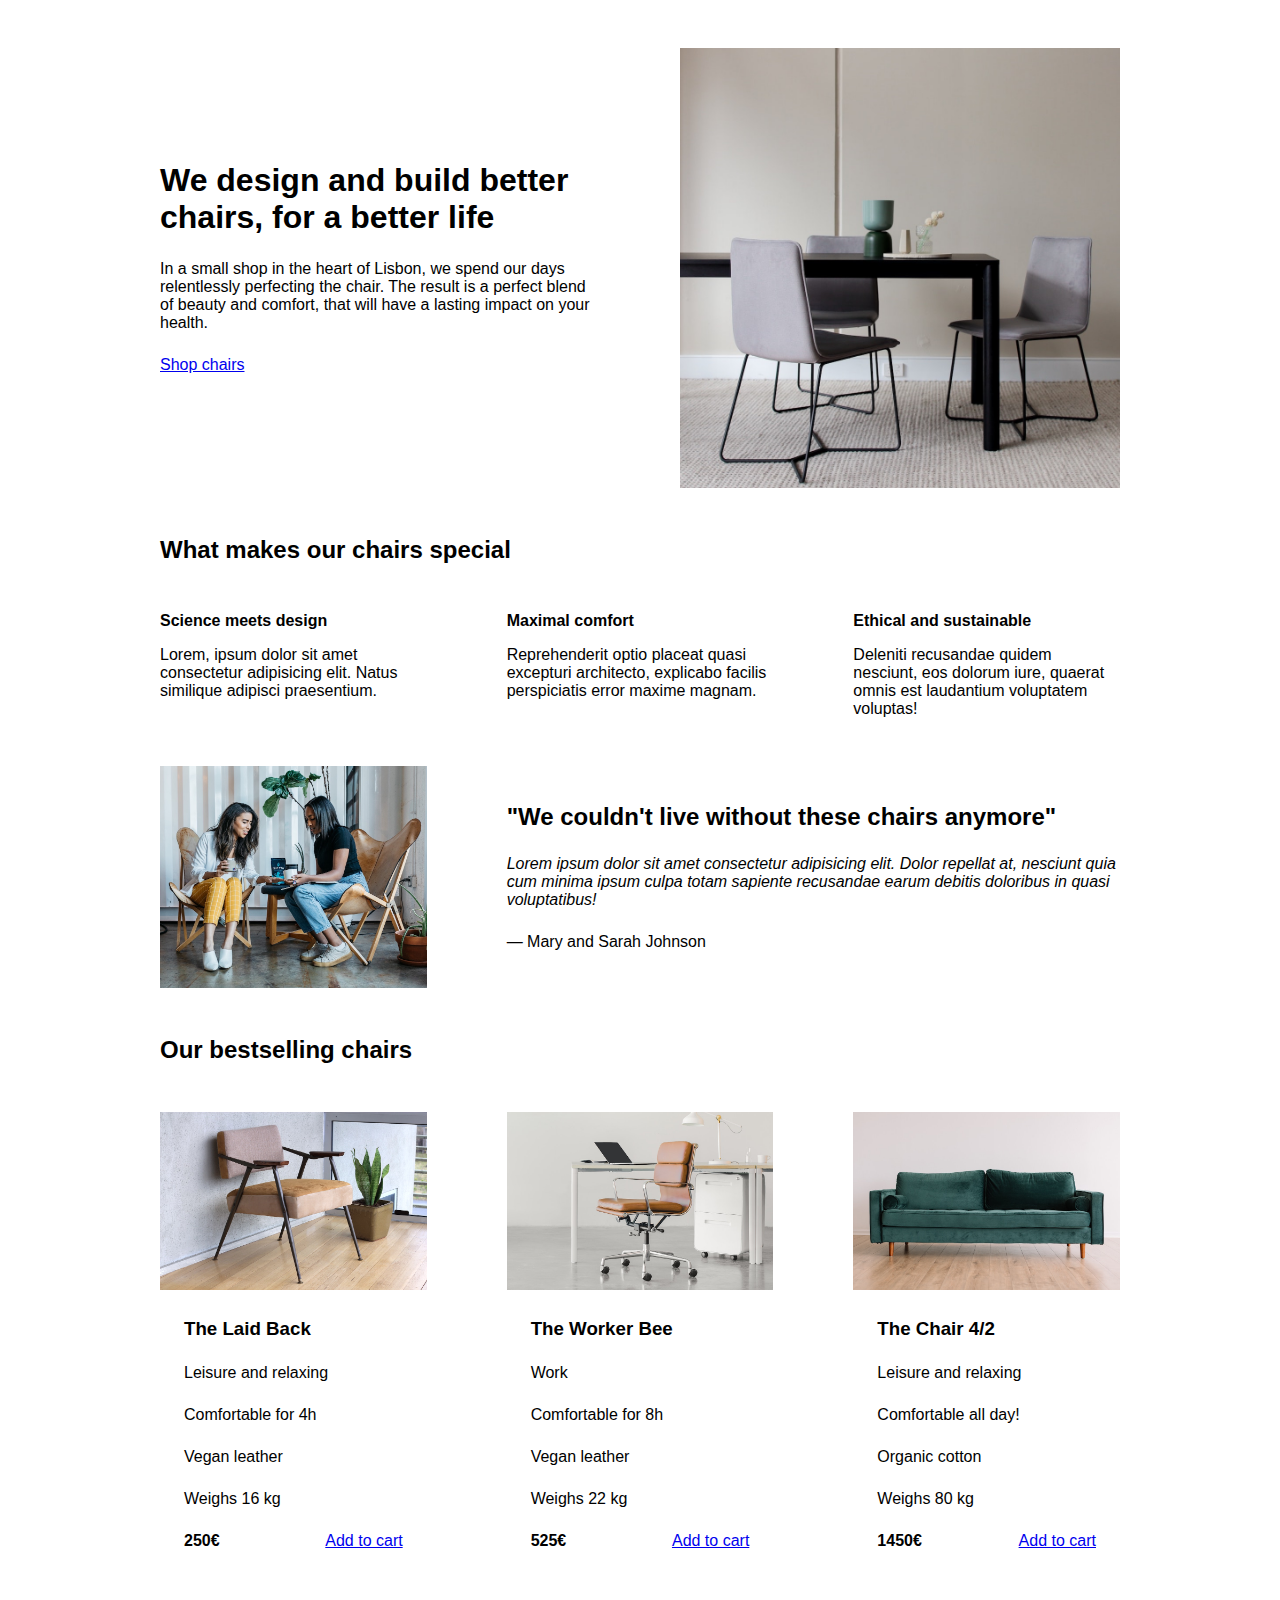
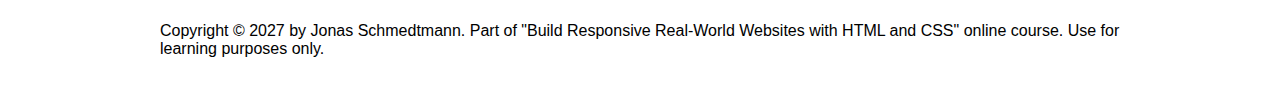
<file: design/05-Design/index.html>
<!DOCTYPE html>
<html lang="en">
  <head>
    <meta charset="UTF-8" />
    <meta http-equiv="X-UA-Compatible" content="IE=edge" />
    <meta name="viewport" content="width=device-width, initial-scale=1.0" />

    <link rel="stylesheet" href="style.css" />
    <title>Lisbon Chair Shop</title>
  </head>
  <body>
    <div class="container">
      <header>
        <div class="header-text-box">
          <h1>We design and build better chairs, for a better life</h1>
          <p class="header-text">
            In a small shop in the heart of Lisbon, we spend our days
            relentlessly perfecting the chair. The result is a perfect blend of
            beauty and comfort, that will have a lasting impact on your health.
          </p>
          <a class="btn btn--big" href="#">Shop chairs</a>
        </div>
        <img src="hero.jpg" alt="Photo" />
      </header>

      <section>
        <h2>What makes our chairs special</h2>
        <div class="grid-3-cols">
          <div>
            <p class="features-title"><strong>Science meets design</strong></p>
            <p class="features-text">
              Lorem, ipsum dolor sit amet consectetur adipisicing elit. Natus
              similique adipisci praesentium.
            </p>
          </div>

          <div>
            <p class="features-title">
              <strong>Maximal comfort</strong>
            </p>
            <p class="features-text">
              Reprehenderit optio placeat quasi excepturi architecto, explicabo
              facilis perspiciatis error maxime magnam.
            </p>
          </div>

          <div>
            <p class="features-title">
              <strong>Ethical and sustainable</strong>
            </p>
            <p class="features-text">
              Deleniti recusandae quidem nesciunt, eos dolorum iure, quaerat
              omnis est laudantium voluptatem voluptas!
            </p>
          </div>
        </div>
      </section>

      <section class="testimonial-section">
        <div class="grid-3-cols">
          <img src="customers.jpg" alt="People sitting on chairs" />
          <div class="testimonial-box">
            <h2>"We couldn't live without these chairs anymore"</h2>
            <blockquote class="testimonial-text">
              Lorem ipsum dolor sit amet consectetur adipisicing elit. Dolor
              repellat at, nesciunt quia cum minima ipsum culpa totam sapiente
              recusandae earum debitis doloribus in quasi voluptatibus!
            </blockquote>
            <p class="testimonial-author">&mdash; Mary and Sarah Johnson</p>
          </div>
        </div>
      </section>

      <section>
        <h2>Our bestselling chairs</h2>
        <div class="grid-3-cols">
          <figure class="chair">
            <img src="chair-1.jpg" alt="Chair" />
            <div class="chair-box">
              <h3>The Laid Back</h3>
              <ul class="chair-details">
                <li>
                  <!-- Span is a generic INLINE text element, it doesn't have any meaning. It's like a div element, but inline -->
                  <span>Leisure and relaxing</span>
                </li>
                <li>
                  <span>Comfortable for 4h</span>
                </li>
                <li>
                  <span>Vegan leather</span>
                </li>
                <li>
                  <span>Weighs 16 kg</span>
                </li>
              </ul>
              <div class="chair-price">
                <strong>250€</strong>
                <a href="#" class="btn btn--small">Add to cart</a>
              </div>
            </div>
          </figure>

          <figure class="chair">
            <img src="chair-2.jpg" alt="Chair" />
            <div class="chair-box">
              <h3>The Worker Bee</h3>
              <ul class="chair-details">
                <li>
                  <span>Work</span>
                </li>
                <li>
                  <span>Comfortable for 8h</span>
                </li>
                <li>
                  <span>Vegan leather</span>
                </li>
                <li>
                  <span>Weighs 22 kg</span>
                </li>
              </ul>
              <div class="chair-price">
                <strong>525€</strong>
                <a href="#" class="btn btn--small">Add to cart</a>
              </div>
            </div>
          </figure>

          <figure class="chair">
            <img src="chair-3.jpg" alt="Chair" />
            <div class="chair-box">
              <h3>The Chair 4/2</h3>
              <ul class="chair-details">
                <li>
                  <span>Leisure and relaxing</span>
                </li>
                <li>
                  <span>Comfortable all day!</span>
                </li>
                <li>
                  <span>Organic cotton</span>
                </li>
                <li>
                  <span>Weighs 80 kg</span>
                </li>
              </ul>
              <div class="chair-price">
                <strong>1450€</strong>
                <a href="#" class="btn btn--small">Add to cart</a>
              </div>
            </div>
          </figure>
        </div>
      </section>

      <footer>
        Copyright &copy; 2027 by Jonas Schmedtmann. Part of "Build Responsive
        Real-World Websites with HTML and CSS" online course. Use for learning
        purposes only.
      </footer>
    </div>
  </body>
</html>
</file>
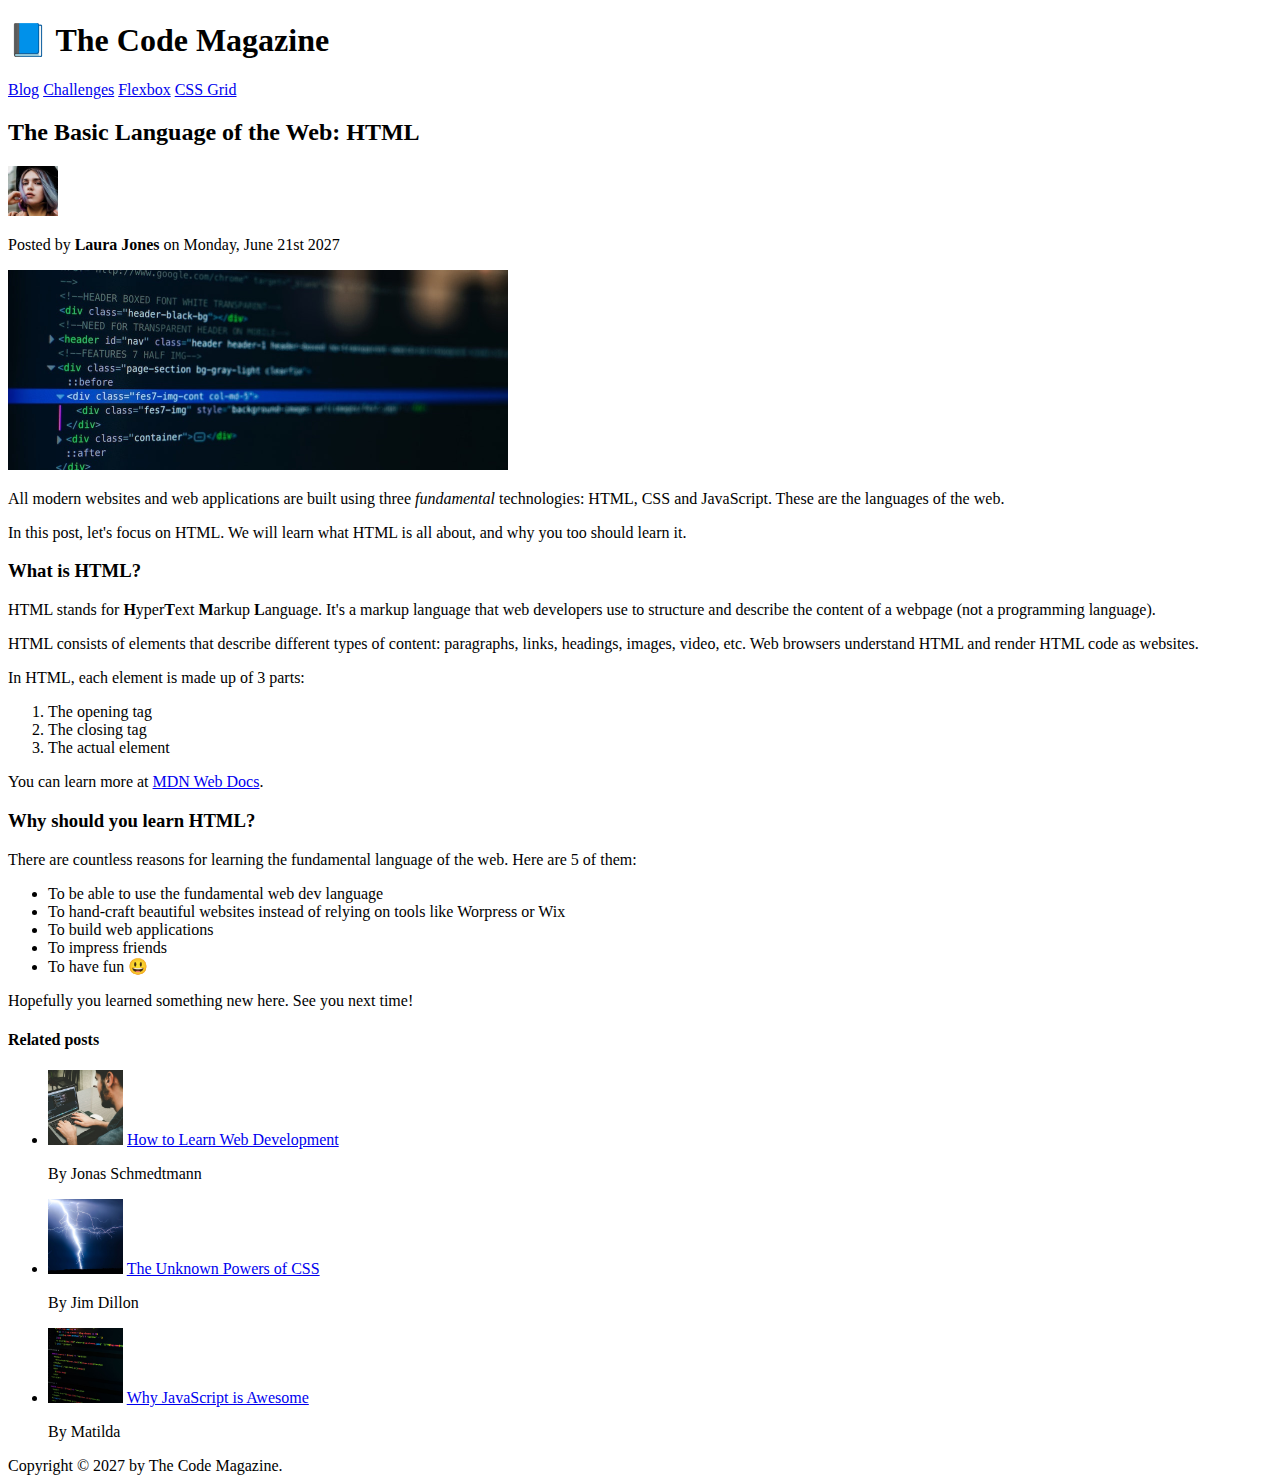
<file: 01-test/html-css-course-master/final/02-HTML-Fundamentals/index.html>
<!DOCTYPE html>
<html lang="en">
  <head>
    <meta charset="UTF-8" />
    <title>The Basic Language of the Web: HTML</title>
  </head>

  <body>
    <!--
    <h1>The Basic Language of the Web: HTML</h1>
    <h2>The Basic Language of the Web: HTML</h2>
    <h3>The Basic Language of the Web: HTML</h3>
    <h4>The Basic Language of the Web: HTML</h4>
    <h5>The Basic Language of the Web: HTML</h5>
    <h6>The Basic Language of the Web: HTML</h6>
    -->

    <header>
      <h1>📘 The Code Magazine</h1>

      <nav>
        <a href="blog.html">Blog</a>
        <a href="#">Challenges</a>
        <a href="#">Flexbox</a>
        <a href="#">CSS Grid</a>
      </nav>
    </header>

    <article>
      <header>
        <h2>The Basic Language of the Web: HTML</h2>

        <img
          src="img/laura-jones.jpg"
          alt="Headshot of Laura Jones"
          height="50"
          width="50"
        />

        <p>Posted by <strong>Laura Jones</strong> on Monday, June 21st 2027</p>

        <img
          src="img/post-img.jpg"
          alt="HTML code on a screen"
          width="500"
          height="200"
        />
      </header>

      <p>
        All modern websites and web applications are built using three
        <em>fundamental</em>
        technologies: HTML, CSS and JavaScript. These are the languages of the
        web.
      </p>

      <p>
        In this post, let's focus on HTML. We will learn what HTML is all about,
        and why you too should learn it.
      </p>

      <h3>What is HTML?</h3>
      <p>
        HTML stands for <strong>H</strong>yper<strong>T</strong>ext
        <strong>M</strong>arkup <strong>L</strong>anguage. It's a markup
        language that web developers use to structure and describe the content
        of a webpage (not a programming language).
      </p>
      <p>
        HTML consists of elements that describe different types of content:
        paragraphs, links, headings, images, video, etc. Web browsers understand
        HTML and render HTML code as websites.
      </p>
      <p>In HTML, each element is made up of 3 parts:</p>

      <ol>
        <li>The opening tag</li>
        <li>The closing tag</li>
        <li>The actual element</li>
      </ol>

      <p>
        You can learn more at
        <a
          href="https://developer.mozilla.org/en-US/docs/Web/HTML"
          target="_blank"
          >MDN Web Docs</a
        >.
      </p>

      <h3>Why should you learn HTML?</h3>

      <p>
        There are countless reasons for learning the fundamental language of the
        web. Here are 5 of them:
      </p>

      <ul>
        <li>To be able to use the fundamental web dev language</li>
        <li>
          To hand-craft beautiful websites instead of relying on tools like
          Worpress or Wix
        </li>
        <li>To build web applications</li>
        <li>To impress friends</li>
        <li>To have fun 😃</li>
      </ul>

      <p>Hopefully you learned something new here. See you next time!</p>
    </article>

    <aside>
      <h4>Related posts</h4>

      <ul>
        <li>
          <img
            src="img/related-1.jpg"
            alt="Person programming"
            width="75"
            width="75"
          />
          <a href="#">How to Learn Web Development</a>
          <p>By Jonas Schmedtmann</p>
        </li>
        <li>
          <img src="img/related-2.jpg" alt="Lightning" width="75" heigth="75" />
          <a href="#">The Unknown Powers of CSS</a>
          <p>By Jim Dillon</p>
        </li>
        <li>
          <img
            src="img/related-3.jpg"
            alt="JavaScript code on a screen"
            width="75"
            height="75"
          />
          <a href="#">Why JavaScript is Awesome</a>
          <p>By Matilda</p>
        </li>
      </ul>
    </aside>

    <footer>Copyright &copy; 2027 by The Code Magazine.</footer>
  </body>
</html>
</file>
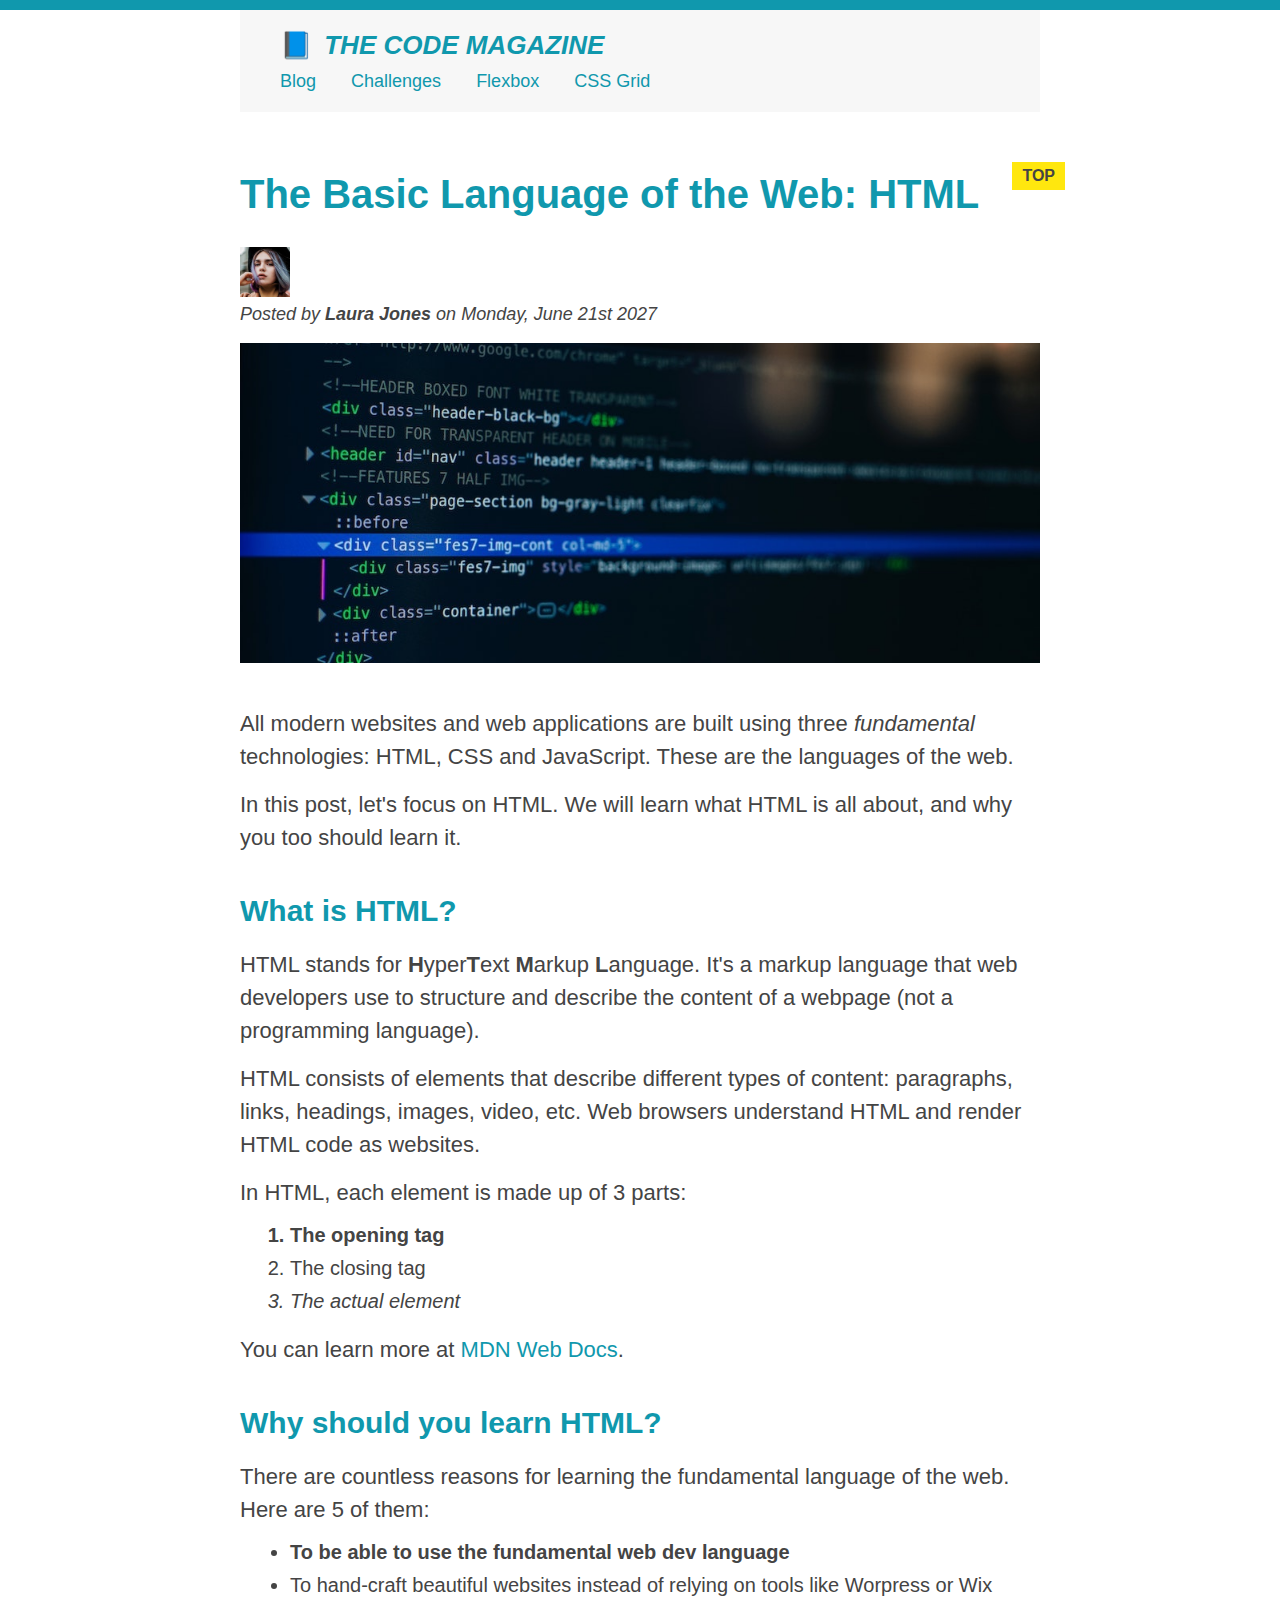
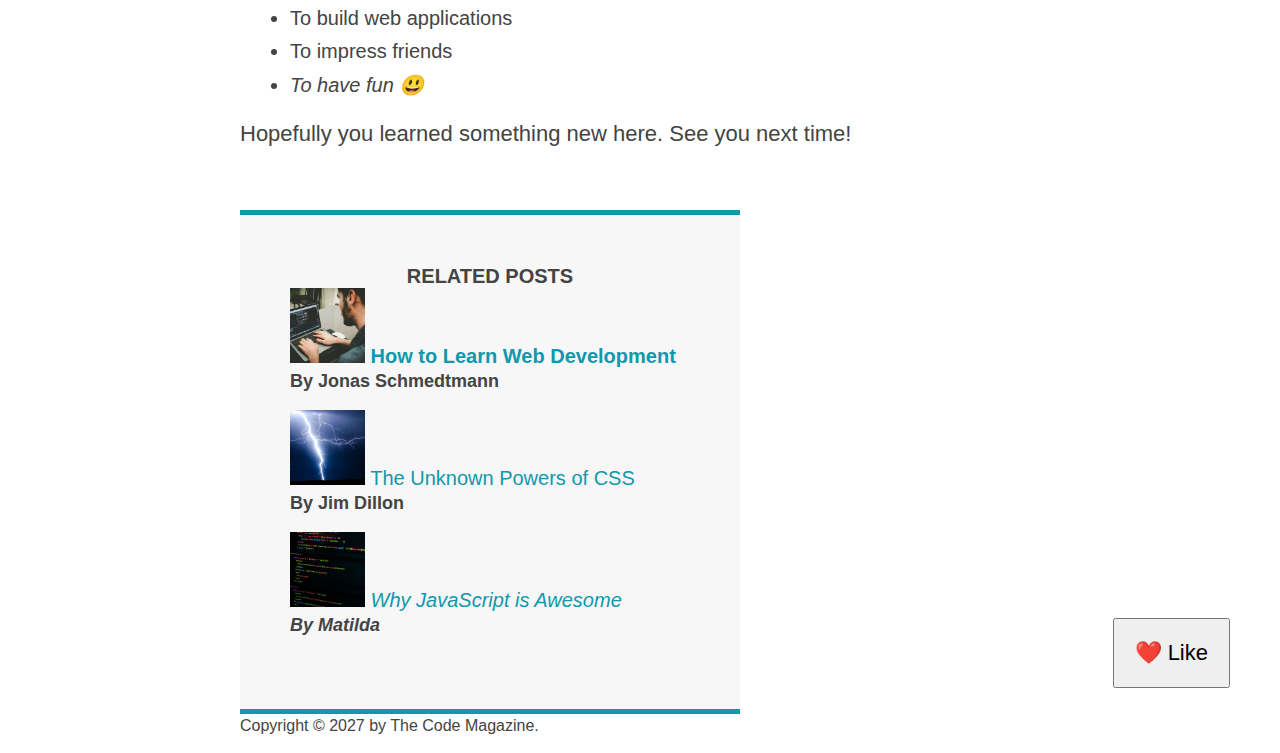
<file: 01-test/html-css-course-master/final/03-CSS-Fundamentals/index.html>
<!DOCTYPE html>
<html lang="en">
  <head>
    <meta charset="UTF-8" />
    <link href="style.css" rel="stylesheet" />

    <title>The Basic Language of the Web: HTML</title>
  </head>

  <body>
    <!--
    <h1>The Basic Language of the Web: HTML</h1>
    <h2>The Basic Language of the Web: HTML</h2>
    <h3>The Basic Language of the Web: HTML</h3>
    <h4>The Basic Language of the Web: HTML</h4>
    <h5>The Basic Language of the Web: HTML</h5>
    <h6>The Basic Language of the Web: HTML</h6>
    -->

    <div class="container">
      <header class="main-header">
        <h1>📘 The Code Magazine</h1>

        <nav>
          <!-- <strong>This is the navigation</strong> -->
          <a href="blog.html">Blog</a>
          <a href="#">Challenges</a>
          <a href="#">Flexbox</a>
          <a href="#">CSS Grid</a>
        </nav>
      </header>

      <article>
        <header class="post-header">
          <h2>The Basic Language of the Web: HTML</h2>

          <img
            src="img/laura-jones.jpg"
            alt="Headshot of Laura Jones"
            height="50"
            width="50"
          />

          <p id="author">
            Posted by <strong>Laura Jones</strong> on Monday, June 21st 2027
          </p>

          <img
            src="img/post-img.jpg"
            alt="HTML code on a screen"
            width="500"
            height="200"
            class="post-img"
          />
          <button>❤️ Like</button>
        </header>

        <p>
          All modern websites and web applications are built using three
          <em>fundamental</em>
          technologies: HTML, CSS and JavaScript. These are the languages of the
          web.
        </p>

        <p>
          In this post, let's focus on HTML. We will learn what HTML is all
          about, and why you too should learn it.
        </p>

        <h3>What is HTML?</h3>
        <p>
          HTML stands for <strong>H</strong>yper<strong>T</strong>ext
          <strong>M</strong>arkup <strong>L</strong>anguage. It's a markup
          language that web developers use to structure and describe the content
          of a webpage (not a programming language).
        </p>
        <p>
          HTML consists of elements that describe different types of content:
          paragraphs, links, headings, images, video, etc. Web browsers
          understand HTML and render HTML code as websites.
        </p>
        <p>In HTML, each element is made up of 3 parts:</p>

        <ol>
          <li class="first-li">The opening tag</li>
          <li>The closing tag</li>
          <li>The actual element</li>
        </ol>

        <p>
          You can learn more at
          <a
            href="https://developer.mozilla.org/en-US/docs/Web/HTML"
            target="_blank"
            >MDN Web Docs</a
          >.
        </p>

        <h3>Why should you learn HTML?</h3>

        <p>
          There are countless reasons for learning the fundamental language of
          the web. Here are 5 of them:
        </p>

        <ul>
          <li class="first-li">
            To be able to use the fundamental web dev language
          </li>
          <li>
            To hand-craft beautiful websites instead of relying on tools like
            Worpress or Wix
          </li>
          <li>To build web applications</li>
          <li>To impress friends</li>
          <li>To have fun 😃</li>
        </ul>

        <p>Hopefully you learned something new here. See you next time!</p>
      </article>

      <aside>
        <h4>Related posts</h4>

        <ul class="related">
          <li>
            <img
              src="img/related-1.jpg"
              alt="Person programming"
              width="75"
              height="75"
            />
            <a href="#">How to Learn Web Development</a>
            <p class="related-author">By Jonas Schmedtmann</p>
          </li>
          <li>
            <img
              src="img/related-2.jpg"
              alt="Lightning"
              width="75"
              height="75"
            />
            <a href="#">The Unknown Powers of CSS</a>
            <p class="related-author">By Jim Dillon</p>
          </li>
          <li>
            <img
              src="img/related-3.jpg"
              alt="JavaScript code on a screen"
              width="75"
              height="75"
            />
            <a href="#">Why JavaScript is Awesome</a>
            <p class="related-author">By Matilda</p>
          </li>
        </ul>
      </aside>

      <footer>
        <p id="copyright" class="copyright text">
          Copyright &copy; 2027 by The Code Magazine.
        </p>
      </footer>
    </div>
  </body>
</html>
</file>
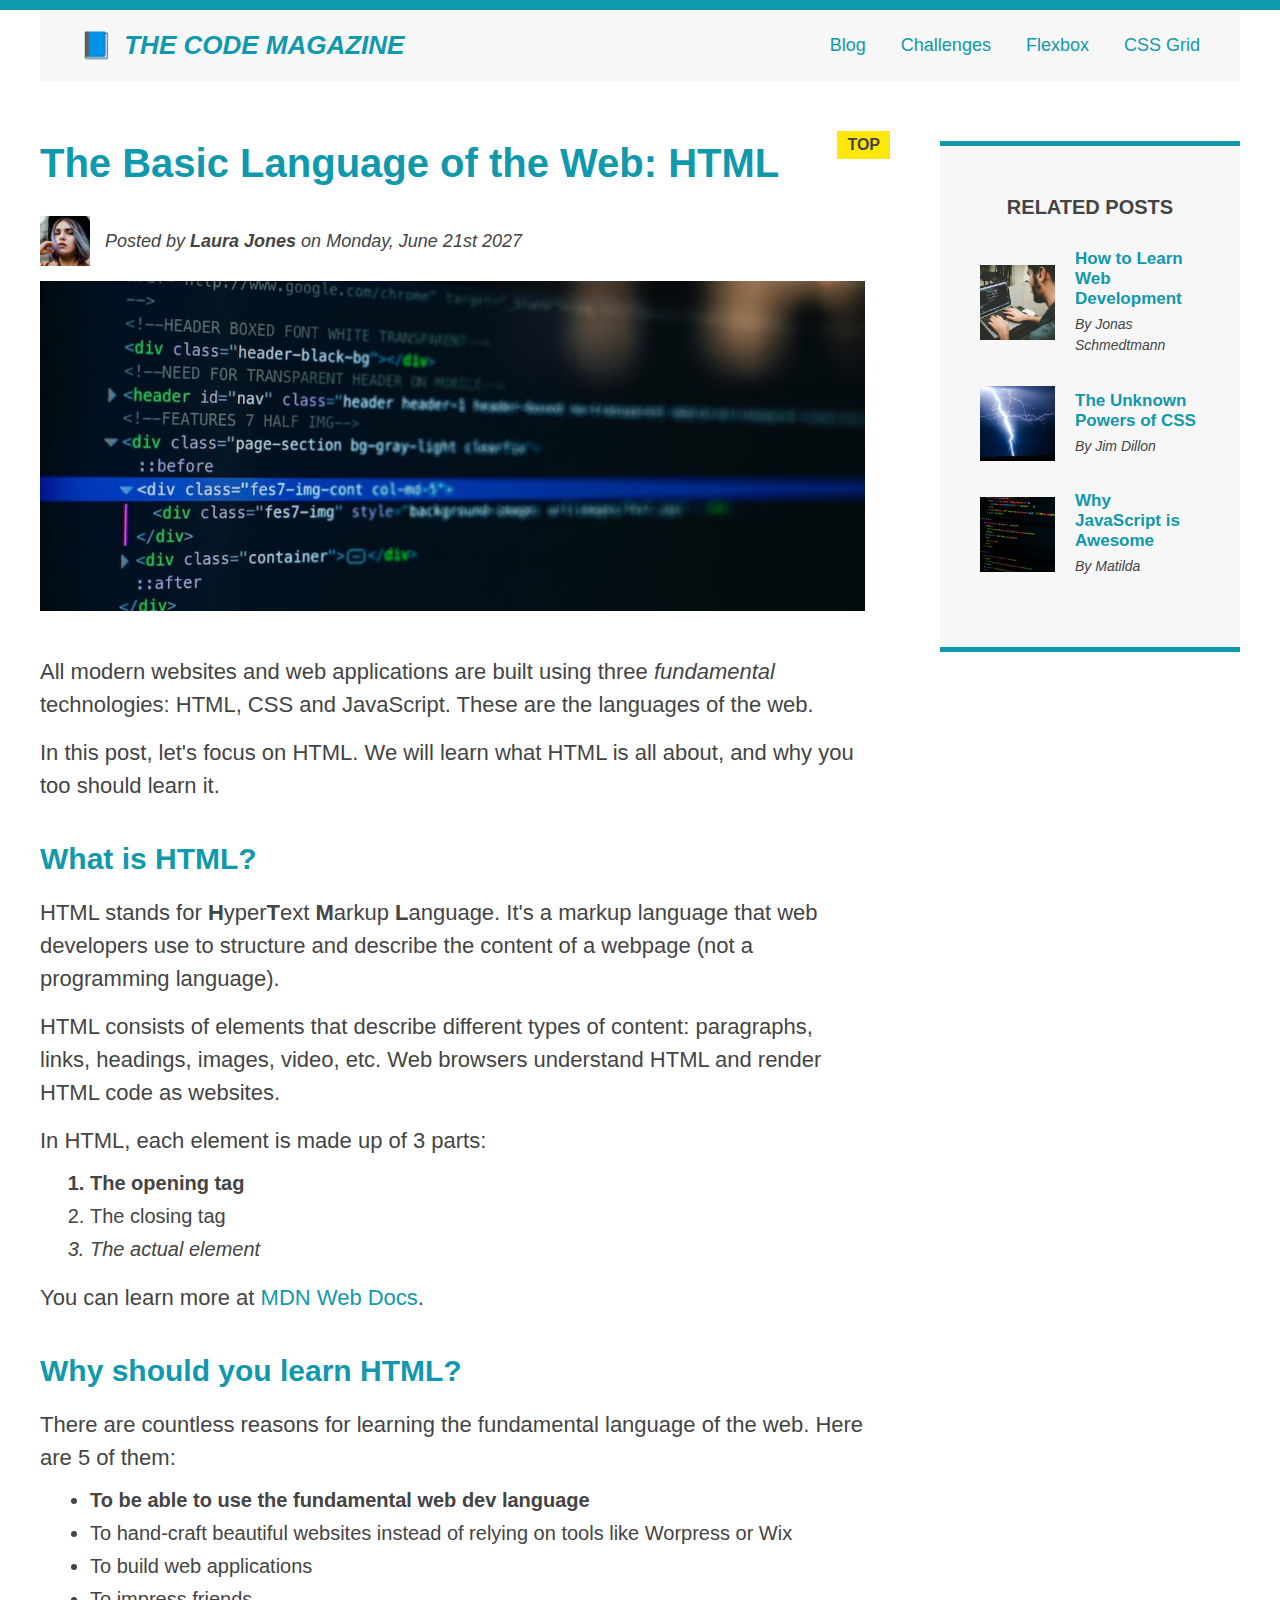
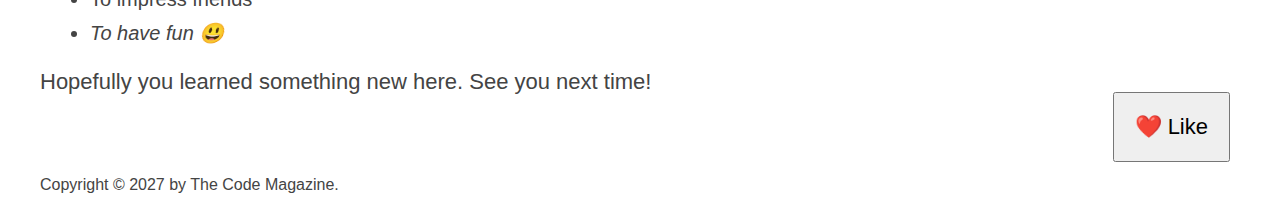
<file: 01-test/html-css-course-master/final/04-CSS-Layouts/index.html>
<!DOCTYPE html>
<html lang="en">
  <head>
    <meta charset="UTF-8" />
    <link href="style.css" rel="stylesheet" />

    <title>The Basic Language of the Web: HTML</title>
  </head>

  <body>
    <!--
    <h1>The Basic Language of the Web: HTML</h1>
    <h2>The Basic Language of the Web: HTML</h2>
    <h3>The Basic Language of the Web: HTML</h3>
    <h4>The Basic Language of the Web: HTML</h4>
    <h5>The Basic Language of the Web: HTML</h5>
    <h6>The Basic Language of the Web: HTML</h6>
    -->

    <div class="container">
      <header class="main-header clearfix">
        <h1>📘 The Code Magazine</h1>

        <nav>
          <!-- <strong>This is the navigation</strong> -->
          <a href="blog.html">Blog</a>
          <a href="#">Challenges</a>
          <a href="flexbox.html">Flexbox</a>
          <a href="css-grid.html">CSS Grid</a>
        </nav>

        <!-- <div class="clear"></div> -->
      </header>

      <!-- ONLY NECESSARY FOR FLEXBOX -->
      <!-- <div class="row"> -->
      <article>
        <header class="post-header">
          <h2>The Basic Language of the Web: HTML</h2>

          <div class="author-box">
            <img
              src="img/laura-jones.jpg"
              alt="Headshot of Laura Jones"
              height="50"
              width="50"
              class="author-img"
            />

            <p id="author" class="author">
              Posted by <strong>Laura Jones</strong> on Monday, June 21st 2027
            </p>
          </div>

          <img
            src="img/post-img.jpg"
            alt="HTML code on a screen"
            width="500"
            height="200"
            class="post-img"
          />
          <button>❤️ Like</button>
        </header>

        <p>
          All modern websites and web applications are built using three
          <em>fundamental</em>
          technologies: HTML, CSS and JavaScript. These are the languages of the
          web.
        </p>

        <p>
          In this post, let's focus on HTML. We will learn what HTML is all
          about, and why you too should learn it.
        </p>

        <h3>What is HTML?</h3>
        <p>
          HTML stands for <strong>H</strong>yper<strong>T</strong>ext
          <strong>M</strong>arkup <strong>L</strong>anguage. It's a markup
          language that web developers use to structure and describe the content
          of a webpage (not a programming language).
        </p>
        <p>
          HTML consists of elements that describe different types of content:
          paragraphs, links, headings, images, video, etc. Web browsers
          understand HTML and render HTML code as websites.
        </p>
        <p>In HTML, each element is made up of 3 parts:</p>

        <ol>
          <li class="first-li">The opening tag</li>
          <li>The closing tag</li>
          <li>The actual element</li>
        </ol>

        <p>
          You can learn more at
          <a
            href="https://developer.mozilla.org/en-US/docs/Web/HTML"
            target="_blank"
            >MDN Web Docs</a
          >.
        </p>

        <h3>Why should you learn HTML?</h3>

        <p>
          There are countless reasons for learning the fundamental language of
          the web. Here are 5 of them:
        </p>

        <ul>
          <li class="first-li">
            To be able to use the fundamental web dev language
          </li>
          <li>
            To hand-craft beautiful websites instead of relying on tools like
            Worpress or Wix
          </li>
          <li>To build web applications</li>
          <li>To impress friends</li>
          <li>To have fun 😃</li>
        </ul>

        <p>Hopefully you learned something new here. See you next time!</p>
      </article>

      <aside>
        <h4>Related posts</h4>

        <ul class="related">
          <li class="related-post">
            <img
              src="img/related-1.jpg"
              alt="Person programming"
              width="75"
              height="75"
            />
            <div>
              <a href="#" class="related-link">How to Learn Web Development</a>
              <p class="related-author">By Jonas Schmedtmann</p>
            </div>
          </li>
          <li class="related-post">
            <img
              src="img/related-2.jpg"
              alt="Lightning"
              width="75"
              height="75"
            />
            <div>
              <a href="#" class="related-link">The Unknown Powers of CSS</a>
              <p class="related-author">By Jim Dillon</p>
            </div>
          </li>
          <li class="related-post">
            <img
              src="img/related-3.jpg"
              alt="JavaScript code on a screen"
              width="75"
              height="75"
            />
            <div>
              <a href="#" class="related-link">Why JavaScript is Awesome</a>
              <p class="related-author">By Matilda</p>
            </div>
          </li>
        </ul>
      </aside>
      <!-- </div> -->

      <footer>
        <p id="copyright" class="copyright text">
          Copyright &copy; 2027 by The Code Magazine.
        </p>
      </footer>
    </div>
  </body>
</html>
</file>
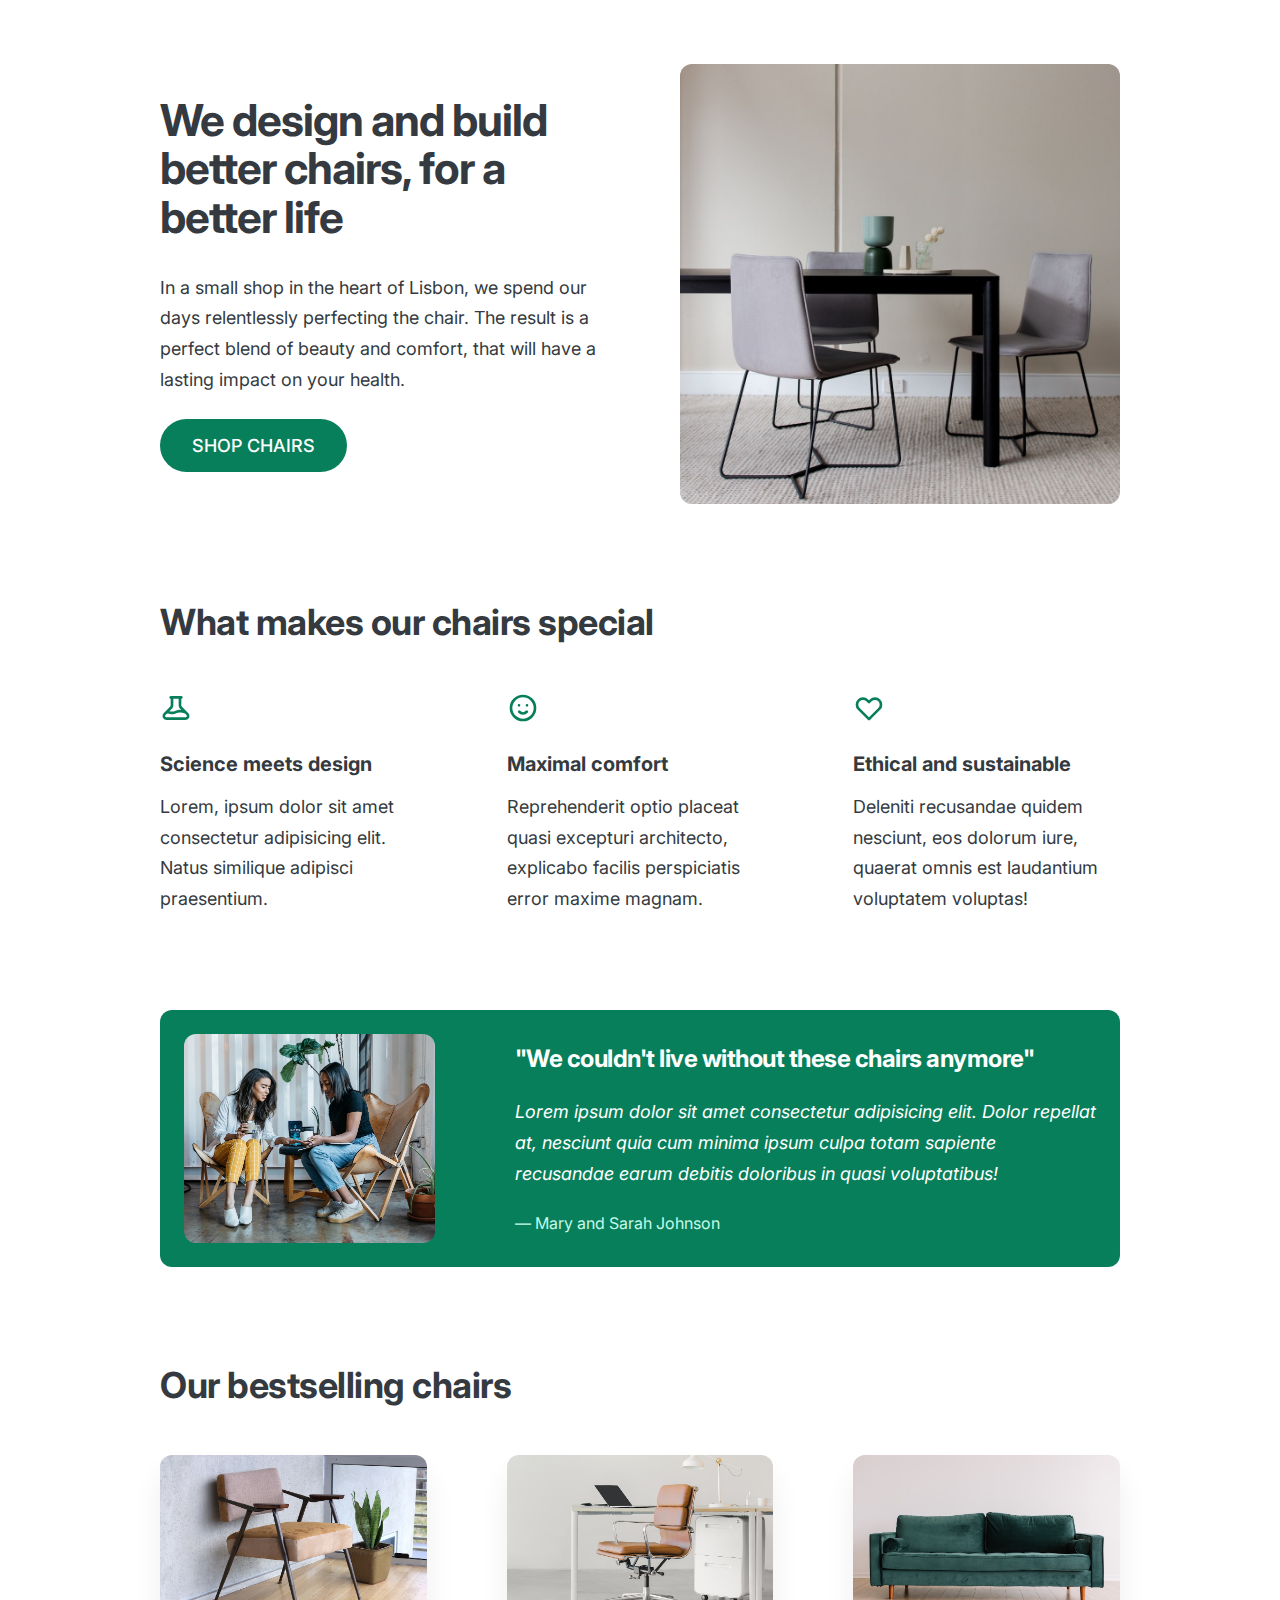
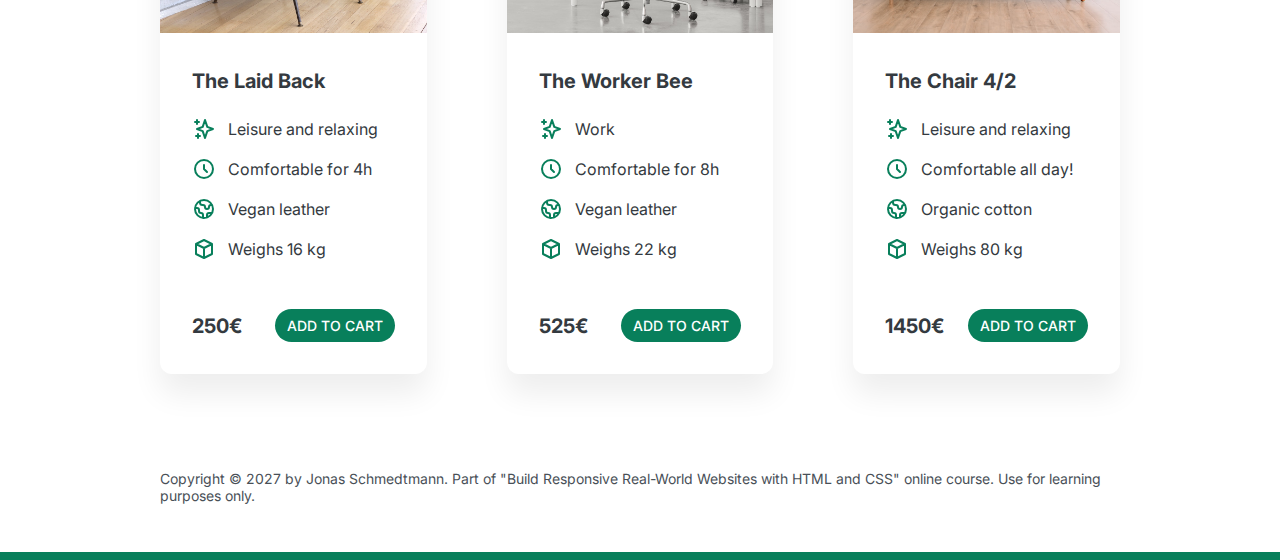
<file: 01-test/html-css-course-master/final/05-Design/index.html>
<!DOCTYPE html>
<html lang="en">
  <head>
    <meta charset="UTF-8" />
    <meta http-equiv="X-UA-Compatible" content="IE=edge" />
    <meta name="viewport" content="width=device-width, initial-scale=1.0" />

    <link rel="preconnect" href="https://fonts.gstatic.com" />
    <link
      href="https://fonts.googleapis.com/css2?family=Inter:wght@400;500;700&display=swap"
      rel="stylesheet"
    />

    <link rel="stylesheet" href="style.css" />
    <title>Lisbon Chair Shop</title>
  </head>
  <body>
    <div class="container">
      <header>
        <div class="header-text-box">
          <h1>We design and build better chairs, for a better life</h1>
          <p class="header-text">
            In a small shop in the heart of Lisbon, we spend our days
            relentlessly perfecting the chair. The result is a perfect blend of
            beauty and comfort, that will have a lasting impact on your health.
          </p>
          <a class="btn btn--big" href="#">Shop chairs</a>
        </div>
        <img src="hero.jpg" alt="Photo" />
      </header>

      <section>
        <h2>What makes our chairs special</h2>
        <div class="grid-3-cols">
          <div>
            <svg
              xmlns="http://www.w3.org/2000/svg"
              class="features-icon"
              fill="none"
              viewBox="0 0 24 24"
              stroke="currentColor"
            >
              <path
                stroke-linecap="round"
                stroke-linejoin="round"
                stroke-width="2"
                d="M19.428 15.428a2 2 0 00-1.022-.547l-2.387-.477a6 6 0 00-3.86.517l-.318.158a6 6 0 01-3.86.517L6.05 15.21a2 2 0 00-1.806.547M8 4h8l-1 1v5.172a2 2 0 00.586 1.414l5 5c1.26 1.26.367 3.414-1.415 3.414H4.828c-1.782 0-2.674-2.154-1.414-3.414l5-5A2 2 0 009 10.172V5L8 4z"
              />
            </svg>
            <p class="features-title"><strong>Science meets design</strong></p>
            <p class="features-text">
              Lorem, ipsum dolor sit amet consectetur adipisicing elit. Natus
              similique adipisci praesentium.
            </p>
          </div>

          <div>
            <svg
              xmlns="http://www.w3.org/2000/svg"
              class="features-icon"
              fill="none"
              viewBox="0 0 24 24"
              stroke="currentColor"
            >
              <path
                stroke-linecap="round"
                stroke-linejoin="round"
                stroke-width="2"
                d="M14.828 14.828a4 4 0 01-5.656 0M9 10h.01M15 10h.01M21 12a9 9 0 11-18 0 9 9 0 0118 0z"
              />
            </svg>
            <p class="features-title">
              <strong>Maximal comfort</strong>
            </p>
            <p class="features-text">
              Reprehenderit optio placeat quasi excepturi architecto, explicabo
              facilis perspiciatis error maxime magnam.
            </p>
          </div>

          <div>
            <svg
              xmlns="http://www.w3.org/2000/svg"
              class="features-icon"
              fill="none"
              viewBox="0 0 24 24"
              stroke="currentColor"
            >
              <path
                stroke-linecap="round"
                stroke-linejoin="round"
                stroke-width="2"
                d="M4.318 6.318a4.5 4.5 0 000 6.364L12 20.364l7.682-7.682a4.5 4.5 0 00-6.364-6.364L12 7.636l-1.318-1.318a4.5 4.5 0 00-6.364 0z"
              />
            </svg>
            <p class="features-title">
              <strong>Ethical and sustainable</strong>
            </p>
            <p class="features-text">
              Deleniti recusandae quidem nesciunt, eos dolorum iure, quaerat
              omnis est laudantium voluptatem voluptas!
            </p>
          </div>
        </div>
      </section>

      <section class="testimonial-section">
        <div class="grid-3-cols">
          <img src="customers.jpg" alt="People sitting on chairs" />
          <div class="testimonial-box">
            <h2>"We couldn't live without these chairs anymore"</h2>
            <blockquote class="testimonial-text">
              Lorem ipsum dolor sit amet consectetur adipisicing elit. Dolor
              repellat at, nesciunt quia cum minima ipsum culpa totam sapiente
              recusandae earum debitis doloribus in quasi voluptatibus!
            </blockquote>
            <p class="testimonial-author">&mdash; Mary and Sarah Johnson</p>
          </div>
        </div>
      </section>

      <section>
        <h2>Our bestselling chairs</h2>
        <div class="grid-3-cols">
          <figure class="chair">
            <img src="chair-1.jpg" alt="Chair" />
            <div class="chair-box">
              <h3>The Laid Back</h3>
              <ul class="chair-details">
                <li>
                  <svg
                    xmlns="http://www.w3.org/2000/svg"
                    class="chair-icon"
                    fill="none"
                    viewBox="0 0 24 24"
                    stroke="currentColor"
                  >
                    <path
                      stroke-linecap="round"
                      stroke-linejoin="round"
                      stroke-width="2"
                      d="M5 3v4M3 5h4M6 17v4m-2-2h4m5-16l2.286 6.857L21 12l-5.714 2.143L13 21l-2.286-6.857L5 12l5.714-2.143L13 3z"
                    />
                  </svg>
                  <!-- Span is a generic INLINE text element, it doesn't have any meaning. It's like a div element, but inline -->
                  <span>Leisure and relaxing</span>
                </li>
                <li>
                  <svg
                    xmlns="http://www.w3.org/2000/svg"
                    class="chair-icon"
                    fill="none"
                    viewBox="0 0 24 24"
                    stroke="currentColor"
                  >
                    <path
                      stroke-linecap="round"
                      stroke-linejoin="round"
                      stroke-width="2"
                      d="M12 8v4l3 3m6-3a9 9 0 11-18 0 9 9 0 0118 0z"
                    />
                  </svg>
                  <span>Comfortable for 4h</span>
                </li>
                <li>
                  <svg
                    xmlns="http://www.w3.org/2000/svg"
                    class="chair-icon"
                    fill="none"
                    viewBox="0 0 24 24"
                    stroke="currentColor"
                  >
                    <path
                      stroke-linecap="round"
                      stroke-linejoin="round"
                      stroke-width="2"
                      d="M3.055 11H5a2 2 0 012 2v1a2 2 0 002 2 2 2 0 012 2v2.945M8 3.935V5.5A2.5 2.5 0 0010.5 8h.5a2 2 0 012 2 2 2 0 104 0 2 2 0 012-2h1.064M15 20.488V18a2 2 0 012-2h3.064M21 12a9 9 0 11-18 0 9 9 0 0118 0z"
                    />
                  </svg>
                  <span>Vegan leather</span>
                </li>
                <li>
                  <svg
                    xmlns="http://www.w3.org/2000/svg"
                    class="chair-icon"
                    fill="none"
                    viewBox="0 0 24 24"
                    stroke="currentColor"
                  >
                    <path
                      stroke-linecap="round"
                      stroke-linejoin="round"
                      stroke-width="2"
                      d="M20 7l-8-4-8 4m16 0l-8 4m8-4v10l-8 4m0-10L4 7m8 4v10M4 7v10l8 4"
                    />
                  </svg>
                  <span>Weighs 16 kg</span>
                </li>
              </ul>
              <div class="chair-price">
                <strong>250€</strong>
                <a href="#" class="btn btn--small">Add to cart</a>
              </div>
            </div>
          </figure>

          <figure class="chair">
            <img src="chair-2.jpg" alt="Chair" />
            <div class="chair-box">
              <h3>The Worker Bee</h3>
              <ul class="chair-details">
                <li>
                  <svg
                    xmlns="http://www.w3.org/2000/svg"
                    class="chair-icon"
                    fill="none"
                    viewBox="0 0 24 24"
                    stroke="currentColor"
                  >
                    <path
                      stroke-linecap="round"
                      stroke-linejoin="round"
                      stroke-width="2"
                      d="M5 3v4M3 5h4M6 17v4m-2-2h4m5-16l2.286 6.857L21 12l-5.714 2.143L13 21l-2.286-6.857L5 12l5.714-2.143L13 3z"
                    />
                  </svg>
                  <span>Work</span>
                </li>
                <li>
                  <svg
                    xmlns="http://www.w3.org/2000/svg"
                    class="chair-icon"
                    fill="none"
                    viewBox="0 0 24 24"
                    stroke="currentColor"
                  >
                    <path
                      stroke-linecap="round"
                      stroke-linejoin="round"
                      stroke-width="2"
                      d="M12 8v4l3 3m6-3a9 9 0 11-18 0 9 9 0 0118 0z"
                    />
                  </svg>
                  <span>Comfortable for 8h</span>
                </li>
                <li>
                  <svg
                    xmlns="http://www.w3.org/2000/svg"
                    class="chair-icon"
                    fill="none"
                    viewBox="0 0 24 24"
                    stroke="currentColor"
                  >
                    <path
                      stroke-linecap="round"
                      stroke-linejoin="round"
                      stroke-width="2"
                      d="M3.055 11H5a2 2 0 012 2v1a2 2 0 002 2 2 2 0 012 2v2.945M8 3.935V5.5A2.5 2.5 0 0010.5 8h.5a2 2 0 012 2 2 2 0 104 0 2 2 0 012-2h1.064M15 20.488V18a2 2 0 012-2h3.064M21 12a9 9 0 11-18 0 9 9 0 0118 0z"
                    />
                  </svg>
                  <span>Vegan leather</span>
                </li>
                <li>
                  <svg
                    xmlns="http://www.w3.org/2000/svg"
                    class="chair-icon"
                    fill="none"
                    viewBox="0 0 24 24"
                    stroke="currentColor"
                  >
                    <path
                      stroke-linecap="round"
                      stroke-linejoin="round"
                      stroke-width="2"
                      d="M20 7l-8-4-8 4m16 0l-8 4m8-4v10l-8 4m0-10L4 7m8 4v10M4 7v10l8 4"
                    />
                  </svg>
                  <span>Weighs 22 kg</span>
                </li>
              </ul>
              <div class="chair-price">
                <strong>525€</strong>
                <a href="#" class="btn btn--small">Add to cart</a>
              </div>
            </div>
          </figure>

          <figure class="chair">
            <img src="chair-3.jpg" alt="Chair" />
            <div class="chair-box">
              <h3>The Chair 4/2</h3>
              <ul class="chair-details">
                <li>
                  <svg
                    xmlns="http://www.w3.org/2000/svg"
                    class="chair-icon"
                    fill="none"
                    viewBox="0 0 24 24"
                    stroke="currentColor"
                  >
                    <path
                      stroke-linecap="round"
                      stroke-linejoin="round"
                      stroke-width="2"
                      d="M5 3v4M3 5h4M6 17v4m-2-2h4m5-16l2.286 6.857L21 12l-5.714 2.143L13 21l-2.286-6.857L5 12l5.714-2.143L13 3z"
                    />
                  </svg>
                  <span>Leisure and relaxing</span>
                </li>
                <li>
                  <svg
                    xmlns="http://www.w3.org/2000/svg"
                    class="chair-icon"
                    fill="none"
                    viewBox="0 0 24 24"
                    stroke="currentColor"
                  >
                    <path
                      stroke-linecap="round"
                      stroke-linejoin="round"
                      stroke-width="2"
                      d="M12 8v4l3 3m6-3a9 9 0 11-18 0 9 9 0 0118 0z"
                    />
                  </svg>
                  <span>Comfortable all day!</span>
                </li>
                <li>
                  <svg
                    xmlns="http://www.w3.org/2000/svg"
                    class="chair-icon"
                    fill="none"
                    viewBox="0 0 24 24"
                    stroke="currentColor"
                  >
                    <path
                      stroke-linecap="round"
                      stroke-linejoin="round"
                      stroke-width="2"
                      d="M3.055 11H5a2 2 0 012 2v1a2 2 0 002 2 2 2 0 012 2v2.945M8 3.935V5.5A2.5 2.5 0 0010.5 8h.5a2 2 0 012 2 2 2 0 104 0 2 2 0 012-2h1.064M15 20.488V18a2 2 0 012-2h3.064M21 12a9 9 0 11-18 0 9 9 0 0118 0z"
                    />
                  </svg>
                  <span>Organic cotton</span>
                </li>
                <li>
                  <svg
                    xmlns="http://www.w3.org/2000/svg"
                    class="chair-icon"
                    fill="none"
                    viewBox="0 0 24 24"
                    stroke="currentColor"
                  >
                    <path
                      stroke-linecap="round"
                      stroke-linejoin="round"
                      stroke-width="2"
                      d="M20 7l-8-4-8 4m16 0l-8 4m8-4v10l-8 4m0-10L4 7m8 4v10M4 7v10l8 4"
                    />
                  </svg>
                  <span>Weighs 80 kg</span>
                </li>
              </ul>
              <div class="chair-price">
                <strong>1450€</strong>
                <a href="#" class="btn btn--small">Add to cart</a>
              </div>
            </div>
          </figure>
        </div>
      </section>

      <footer>
        Copyright &copy; 2027 by Jonas Schmedtmann. Part of "Build Responsive
        Real-World Websites with HTML and CSS" online course. Use for learning
        purposes only.
      </footer>
    </div>
  </body>
</html>
</file>
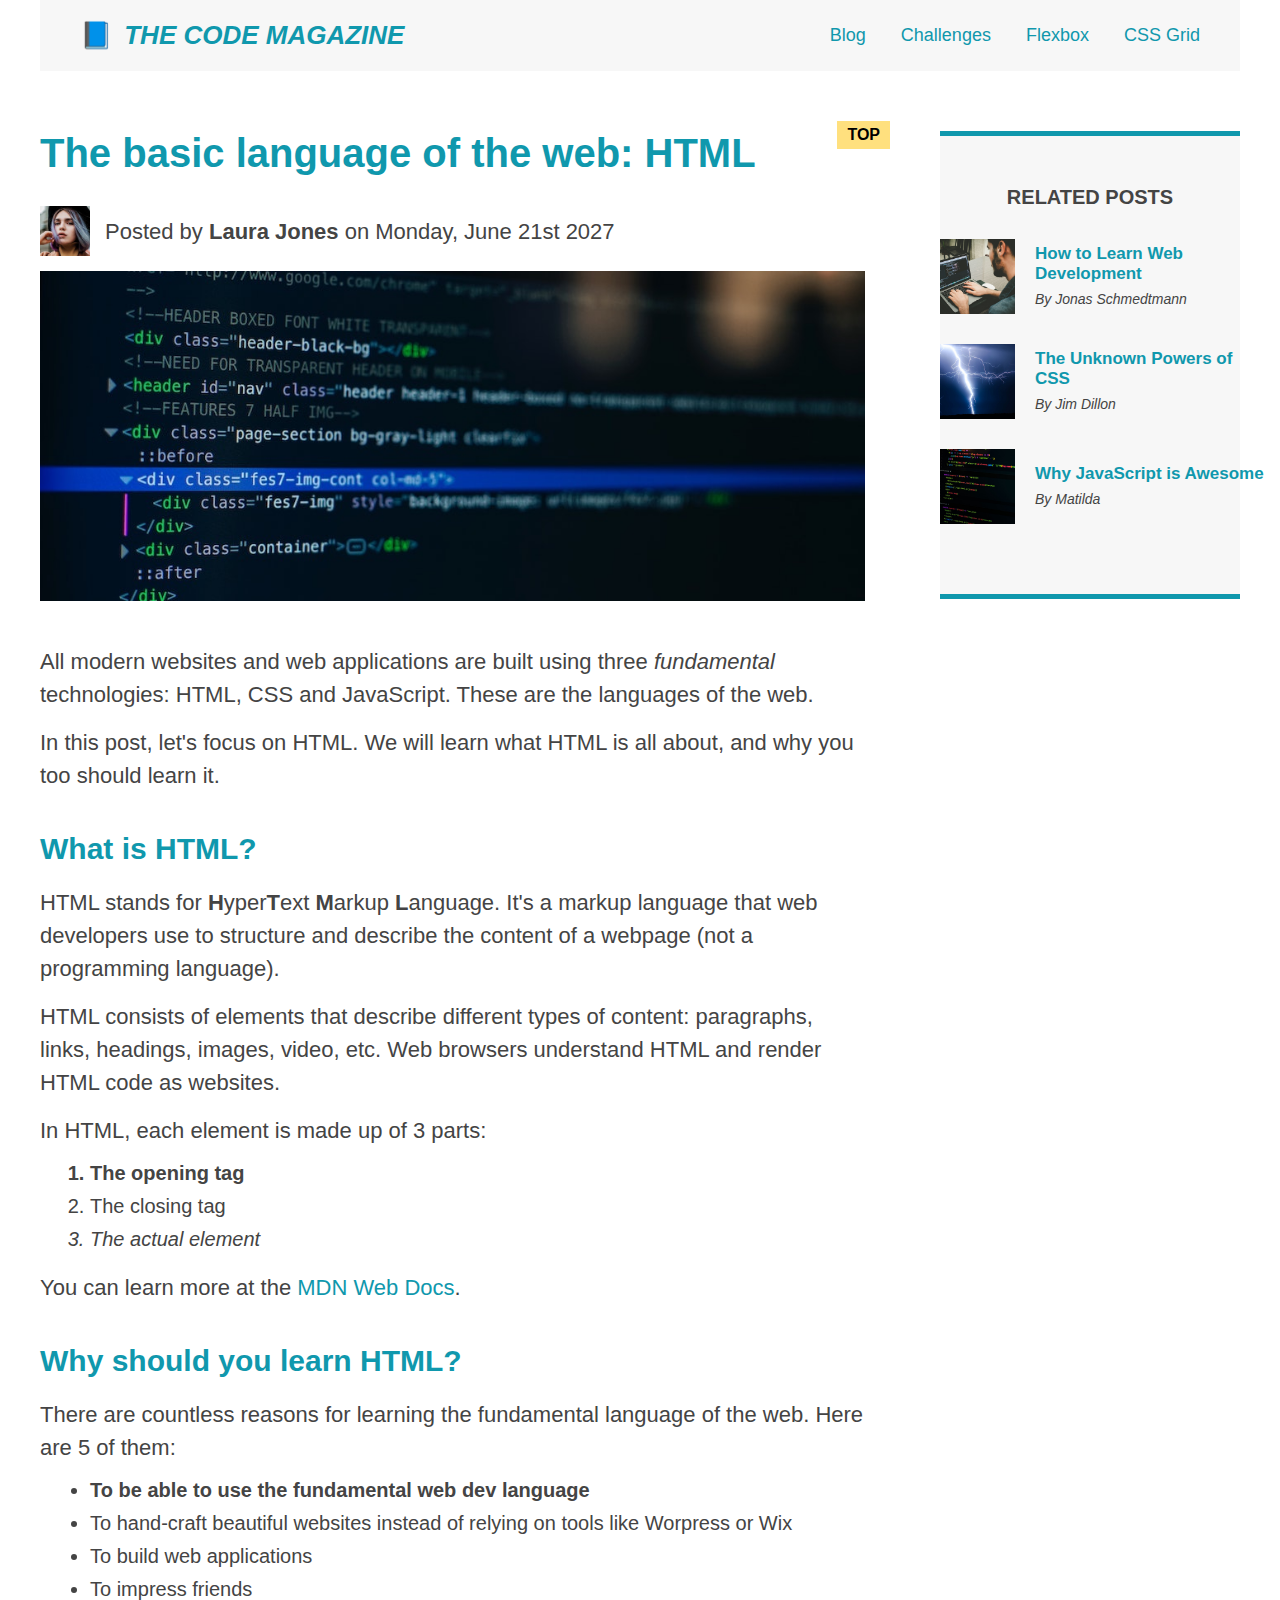
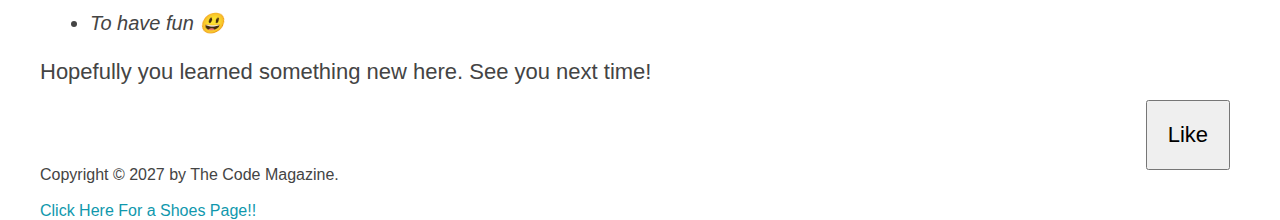
<file: 01-test/html-css-course-master/starter/02-HTML-Fundamentals/index.html>
<!DOCTYPE html>
<html lang="en">
  <head>
    <meta charset="UTF-8" />
    <link href="style.css" rel="stylesheet" />

    <title>The basic language of the web: HTML</title>
  </head>
  <body>
    <!--
    <h1>The basic language of the web: HTML</h1>
    <h2>The basic language of the web: HTML</h2>
    <h3>The basic language of the web: HTML</h3>
    <h4>The basic language of the web: HTML</h4>
    <h5>The basic language of the web: HTML</h5>
    <h6>The basic language of the web: HTML</h6>
  -->

    <div class="container">
      <header class="main-header clearfix">
        <h1>📘 The Code Magazine</h1>

        <nav>
          <a href="blog.html">Blog</a>
          <a href="#">Challenges</a>
          <a href="flexbox.html">Flexbox</a>
          <a href="css-grid.html">CSS Grid</a>
        </nav>

        <!-- <div class="clear"></div> -->
      </header>

      <!-- only nesessary for flexbox -->
      <!-- <div class="row"> -->
      <article>
        <header class="post-header">
          <h2>The basic language of the web: HTML</h2>

          <div class="author-box">
            <img
              src="img/laura-jones.jpg"
              alt="Headshot of luara jones"
              width="50"
              height="50"
              class="author-img"
            />
            <p class="author">
              Posted by <strong>Laura Jones</strong> on Monday, June 21st 2027
            </p>
          </div>
          <img
            src="img/post-img.jpg"
            alt="HTML code on a screen"
            width="500"
            height="200"
            class="post-img"
          />
          <button>Like</button>
        </header>

        <p>
          All modern websites and web applications are built using three
          <em>fundamental</em>
          technologies: HTML, CSS and JavaScript. These are the languages of the
          web.
        </p>
        <p>
          In this post, let's focus on HTML. We will learn what HTML is all
          about, and why you too should learn it.
        </p>

        <h3>What is HTML?</h3>
        <p>
          HTML stands for <strong>H</strong>yper<strong>T</strong>ext
          <strong>M</strong>arkup <strong>L</strong>anguage. It's a markup
          language that web developers use to structure and describe the content
          of a webpage (not a programming language).
        </p>
        <p>
          HTML consists of elements that describe different types of content:
          paragraphs, links, headings, images, video, etc. Web browsers
          understand HTML and render HTML code as websites.
        </p>
        <p>In HTML, each element is made up of 3 parts:</p>

        <ol>
          <li class="first-li">The opening tag</li>
          <li>The closing tag</li>
          <li>The actual element</li>
        </ol>

        <p>
          You can learn more at the
          <a
            href="https://developer.mozilla.org/en-US/docs/Web/HTML"
            target="_blank"
            >MDN Web Docs</a
          >.
        </p>
        <h3>Why should you learn HTML?</h3>

        <p>
          There are countless reasons for learning the fundamental language of
          the web. Here are 5 of them:
        </p>
        <ul>
          <li class="first-li">
            To be able to use the fundamental web dev language
          </li>
          <li>
            To hand-craft beautiful websites instead of relying on tools like
            Worpress or Wix
          </li>
          <li>To build web applications</li>
          <li>To impress friends</li>
          <li>To have fun 😃</li>
        </ul>
        <p>Hopefully you learned something new here. See you next time!</p>
      </article>

      <aside>
        <h4>Related Posts</h4>
        <ul class="related">
          <li class="related-post">
            <img
              src="img/related-1.jpg"
              alt="person computering"
              width="75"
              height="75"
            />
            <div>
              <a href="#" class="related-link">How to Learn Web Development</a>
              <p class="related-author">By Jonas Schmedtmann</p>
            </div>
          </li>
          <li class="related-post">
            <img
              src="img/related-2.jpg"
              alt="lightning"
              width="75"
              height="75"
            />
            <div>
              <a href="#" class="related-link">The Unknown Powers of CSS</a>
              <p class="related-author">By Jim Dillon</p>
            </div>
          </li>
          <li class="related-post">
            <img src="img/related-3.jpg" alt="Code" width="75" height="75" />
            <div>
              <a href="#" class="related-link">Why JavaScript is Awesome</a>
              <p class="related-author">By Matilda</p>
            </div>
          </li>
        </ul>
      </aside>
      <!-- </div> -->

      <footer>
        <p id="copyright" class="copyright text">
          Copyright &copy; 2027 by The Code Magazine.
        </p>
        <a href="shoes.html" target="_blank">Click Here For a Shoes Page!!</a>
      </footer>
    </div>
  </body>
</html>
</file>
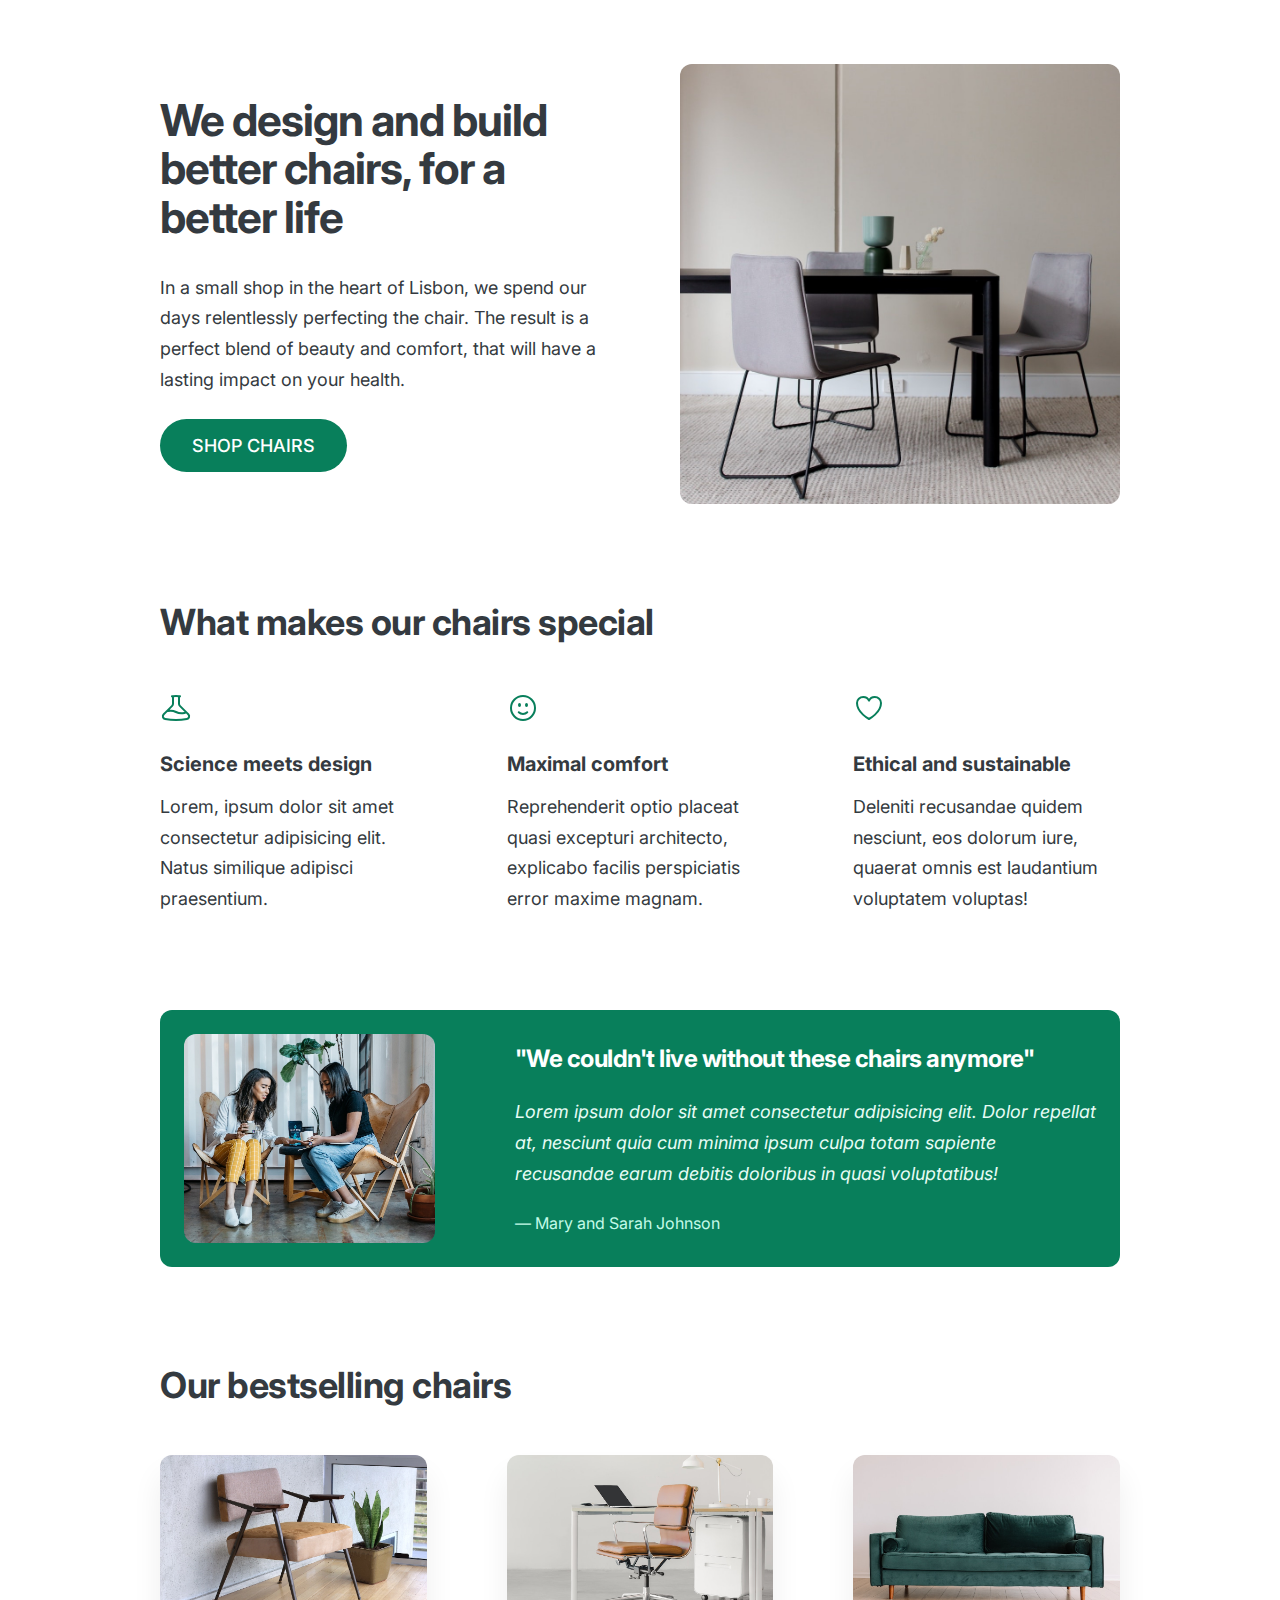
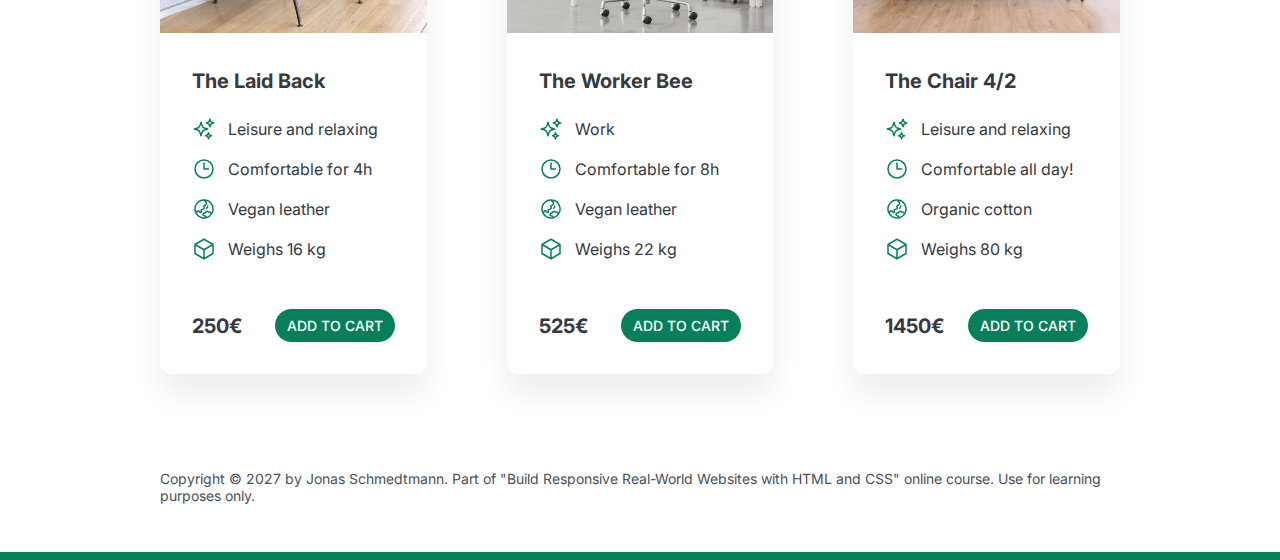
<file: 01-test/html-css-course-master/starter/05-Design/index.html>
<!DOCTYPE html>
<html lang="en">
  <head>
    <meta charset="UTF-8" />
    <meta http-equiv="X-UA-Compatible" content="IE=edge" />
    <meta name="viewport" content="width=device-width, initial-scale=1.0" />

    <link rel="preconnect" href="https://fonts.gstatic.com" />
    <link
      href="https://fonts.googleapis.com/css2?family=Inter:wght@400;500;700&display=swap"
      rel="stylesheet"
    />

    <link rel="stylesheet" href="style.css" />
    <title>Lisbon Chair Shop</title>
  </head>
  <body>
    <div class="container">
      <header>
        <div class="header-text-box">
          <h1>We design and build better chairs, for a better life</h1>
          <p class="header-text">
            In a small shop in the heart of Lisbon, we spend our days
            relentlessly perfecting the chair. The result is a perfect blend of
            beauty and comfort, that will have a lasting impact on your health.
          </p>
          <a class="btn btn--big" href="#">Shop chairs</a>
        </div>
        <img src="hero.jpg" alt="Photo" />
      </header>

      <section>
        <h2>What makes our chairs special</h2>
        <div class="grid-3-cols">
          <div>
            <svg
              xmlns="http://www.w3.org/2000/svg"
              fill="none"
              viewBox="0 0 24 24"
              stroke-width="1.5"
              stroke="currentColor"
              class="features-icon"
            >
              <path
                stroke-linecap="round"
                stroke-linejoin="round"
                d="M9.75 3.104v5.714a2.25 2.25 0 0 1-.659 1.591L5 14.5M9.75 3.104c-.251.023-.501.05-.75.082m.75-.082a24.301 24.301 0 0 1 4.5 0m0 0v5.714c0 .597.237 1.17.659 1.591L19.8 15.3M14.25 3.104c.251.023.501.05.75.082M19.8 15.3l-1.57.393A9.065 9.065 0 0 1 12 15a9.065 9.065 0 0 0-6.23-.693L5 14.5m14.8.8 1.402 1.402c1.232 1.232.65 3.318-1.067 3.611A48.309 48.309 0 0 1 12 21c-2.773 0-5.491-.235-8.135-.687-1.718-.293-2.3-2.379-1.067-3.61L5 14.5"
              />
            </svg>

            <p class="features-title"><strong>Science meets design</strong></p>
            <p class="features-text">
              Lorem, ipsum dolor sit amet consectetur adipisicing elit. Natus
              similique adipisci praesentium.
            </p>
          </div>

          <div>
            <svg
              xmlns="http://www.w3.org/2000/svg"
              fill="none"
              viewBox="0 0 24 24"
              stroke-width="1.5"
              stroke="currentColor"
              class="features-icon"
            >
              <path
                stroke-linecap="round"
                stroke-linejoin="round"
                d="M15.182 15.182a4.5 4.5 0 0 1-6.364 0M21 12a9 9 0 1 1-18 0 9 9 0 0 1 18 0ZM9.75 9.75c0 .414-.168.75-.375.75S9 10.164 9 9.75 9.168 9 9.375 9s.375.336.375.75Zm-.375 0h.008v.015h-.008V9.75Zm5.625 0c0 .414-.168.75-.375.75s-.375-.336-.375-.75.168-.75.375-.75.375.336.375.75Zm-.375 0h.008v.015h-.008V9.75Z"
              />
            </svg>

            <p class="features-title">
              <strong>Maximal comfort</strong>
            </p>
            <p class="features-text">
              Reprehenderit optio placeat quasi excepturi architecto, explicabo
              facilis perspiciatis error maxime magnam.
            </p>
          </div>

          <div>
            <svg
              xmlns="http://www.w3.org/2000/svg"
              fill="none"
              viewBox="0 0 24 24"
              stroke-width="1.5"
              stroke="currentColor"
              class="features-icon"
            >
              <path
                stroke-linecap="round"
                stroke-linejoin="round"
                d="M21 8.25c0-2.485-2.099-4.5-4.688-4.5-1.935 0-3.597 1.126-4.312 2.733-.715-1.607-2.377-2.733-4.313-2.733C5.1 3.75 3 5.765 3 8.25c0 7.22 9 12 9 12s9-4.78 9-12Z"
              />
            </svg>

            <p class="features-title">
              <strong>Ethical and sustainable</strong>
            </p>
            <p class="features-text">
              Deleniti recusandae quidem nesciunt, eos dolorum iure, quaerat
              omnis est laudantium voluptatem voluptas!
            </p>
          </div>
        </div>
      </section>

      <section class="testimonial-section">
        <div class="grid-3-cols">
          <img src="customers.jpg" alt="People sitting on chairs" />
          <div class="testimonial-box">
            <h2>"We couldn't live without these chairs anymore"</h2>
            <blockquote class="testimonial-text">
              Lorem ipsum dolor sit amet consectetur adipisicing elit. Dolor
              repellat at, nesciunt quia cum minima ipsum culpa totam sapiente
              recusandae earum debitis doloribus in quasi voluptatibus!
            </blockquote>
            <p class="testimonial-author">&mdash; Mary and Sarah Johnson</p>
          </div>
        </div>
      </section>

      <section>
        <h2>Our bestselling chairs</h2>
        <div class="grid-3-cols">
          <figure class="chair">
            <img src="chair-1.jpg" alt="Chair" />
            <div class="chair-box">
              <h3>The Laid Back</h3>
              <ul class="chair-details">
                <li>
                  <svg
                    xmlns="http://www.w3.org/2000/svg"
                    fill="none"
                    viewBox="0 0 24 24"
                    stroke-width="1.5"
                    stroke="currentColor"
                    class="chair-icon"
                  >
                    <path
                      stroke-linecap="round"
                      stroke-linejoin="round"
                      d="M9.813 15.904 9 18.75l-.813-2.846a4.5 4.5 0 0 0-3.09-3.09L2.25 12l2.846-.813a4.5 4.5 0 0 0 3.09-3.09L9 5.25l.813 2.846a4.5 4.5 0 0 0 3.09 3.09L15.75 12l-2.846.813a4.5 4.5 0 0 0-3.09 3.09ZM18.259 8.715 18 9.75l-.259-1.035a3.375 3.375 0 0 0-2.455-2.456L14.25 6l1.036-.259a3.375 3.375 0 0 0 2.455-2.456L18 2.25l.259 1.035a3.375 3.375 0 0 0 2.456 2.456L21.75 6l-1.035.259a3.375 3.375 0 0 0-2.456 2.456ZM16.894 20.567 16.5 21.75l-.394-1.183a2.25 2.25 0 0 0-1.423-1.423L13.5 18.75l1.183-.394a2.25 2.25 0 0 0 1.423-1.423l.394-1.183.394 1.183a2.25 2.25 0 0 0 1.423 1.423l1.183.394-1.183.394a2.25 2.25 0 0 0-1.423 1.423Z"
                    />
                  </svg>

                  <!-- Span is a generic INLINE text element, it doesn't have any meaning. It's like a div element, but inline -->
                  <span>Leisure and relaxing</span>
                </li>
                <li>
                  <svg
                    xmlns="http://www.w3.org/2000/svg"
                    fill="none"
                    viewBox="0 0 24 24"
                    stroke-width="1.5"
                    stroke="currentColor"
                    class="chair-icon"
                  >
                    <path
                      stroke-linecap="round"
                      stroke-linejoin="round"
                      d="M12 6v6h4.5m4.5 0a9 9 0 1 1-18 0 9 9 0 0 1 18 0Z"
                    />
                  </svg>

                  <span>Comfortable for 4h</span>
                </li>
                <li>
                  <svg
                    xmlns="http://www.w3.org/2000/svg"
                    fill="none"
                    viewBox="0 0 24 24"
                    stroke-width="1.5"
                    stroke="currentColor"
                    class="chair-icon"
                  >
                    <path
                      stroke-linecap="round"
                      stroke-linejoin="round"
                      d="M12.75 3.03v.568c0 .334.148.65.405.864l1.068.89c.442.369.535 1.01.216 1.49l-.51.766a2.25 2.25 0 0 1-1.161.886l-.143.048a1.107 1.107 0 0 0-.57 1.664c.369.555.169 1.307-.427 1.605L9 13.125l.423 1.059a.956.956 0 0 1-1.652.928l-.679-.906a1.125 1.125 0 0 0-1.906.172L4.5 15.75l-.612.153M12.75 3.031a9 9 0 0 0-8.862 12.872M12.75 3.031a9 9 0 0 1 6.69 14.036m0 0-.177-.529A2.25 2.25 0 0 0 17.128 15H16.5l-.324-.324a1.453 1.453 0 0 0-2.328.377l-.036.073a1.586 1.586 0 0 1-.982.816l-.99.282c-.55.157-.894.702-.8 1.267l.073.438c.08.474.49.821.97.821.846 0 1.598.542 1.865 1.345l.215.643m5.276-3.67a9.012 9.012 0 0 1-5.276 3.67m0 0a9 9 0 0 1-10.275-4.835M15.75 9c0 .896-.393 1.7-1.016 2.25"
                    />
                  </svg>

                  <span>Vegan leather</span>
                </li>
                <li>
                  <svg
                    xmlns="http://www.w3.org/2000/svg"
                    fill="none"
                    viewBox="0 0 24 24"
                    stroke-width="1.5"
                    stroke="currentColor"
                    class="chair-icon"
                  >
                    <path
                      stroke-linecap="round"
                      stroke-linejoin="round"
                      d="m21 7.5-9-5.25L3 7.5m18 0-9 5.25m9-5.25v9l-9 5.25M3 7.5l9 5.25M3 7.5v9l9 5.25m0-9v9"
                    />
                  </svg>

                  <span>Weighs 16 kg</span>
                </li>
              </ul>
              <div class="chair-price">
                <strong>250€</strong>
                <a href="#" class="btn btn--small">Add to cart</a>
              </div>
            </div>
          </figure>

          <figure class="chair">
            <img src="chair-2.jpg" alt="Chair" />
            <div class="chair-box">
              <h3>The Worker Bee</h3>
              <ul class="chair-details">
                <li>
                  <svg
                    xmlns="http://www.w3.org/2000/svg"
                    fill="none"
                    viewBox="0 0 24 24"
                    stroke-width="1.5"
                    stroke="currentColor"
                    class="chair-icon"
                  >
                    <path
                      stroke-linecap="round"
                      stroke-linejoin="round"
                      d="M9.813 15.904 9 18.75l-.813-2.846a4.5 4.5 0 0 0-3.09-3.09L2.25 12l2.846-.813a4.5 4.5 0 0 0 3.09-3.09L9 5.25l.813 2.846a4.5 4.5 0 0 0 3.09 3.09L15.75 12l-2.846.813a4.5 4.5 0 0 0-3.09 3.09ZM18.259 8.715 18 9.75l-.259-1.035a3.375 3.375 0 0 0-2.455-2.456L14.25 6l1.036-.259a3.375 3.375 0 0 0 2.455-2.456L18 2.25l.259 1.035a3.375 3.375 0 0 0 2.456 2.456L21.75 6l-1.035.259a3.375 3.375 0 0 0-2.456 2.456ZM16.894 20.567 16.5 21.75l-.394-1.183a2.25 2.25 0 0 0-1.423-1.423L13.5 18.75l1.183-.394a2.25 2.25 0 0 0 1.423-1.423l.394-1.183.394 1.183a2.25 2.25 0 0 0 1.423 1.423l1.183.394-1.183.394a2.25 2.25 0 0 0-1.423 1.423Z"
                    />
                  </svg>
                  <span>Work</span>
                </li>
                <li>
                  <svg
                    xmlns="http://www.w3.org/2000/svg"
                    fill="none"
                    viewBox="0 0 24 24"
                    stroke-width="1.5"
                    stroke="currentColor"
                    class="chair-icon"
                  >
                    <path
                      stroke-linecap="round"
                      stroke-linejoin="round"
                      d="M12 6v6h4.5m4.5 0a9 9 0 1 1-18 0 9 9 0 0 1 18 0Z"
                    />
                  </svg>
                  <span>Comfortable for 8h</span>
                </li>
                <li>
                  <svg
                    xmlns="http://www.w3.org/2000/svg"
                    fill="none"
                    viewBox="0 0 24 24"
                    stroke-width="1.5"
                    stroke="currentColor"
                    class="chair-icon"
                  >
                    <path
                      stroke-linecap="round"
                      stroke-linejoin="round"
                      d="M12.75 3.03v.568c0 .334.148.65.405.864l1.068.89c.442.369.535 1.01.216 1.49l-.51.766a2.25 2.25 0 0 1-1.161.886l-.143.048a1.107 1.107 0 0 0-.57 1.664c.369.555.169 1.307-.427 1.605L9 13.125l.423 1.059a.956.956 0 0 1-1.652.928l-.679-.906a1.125 1.125 0 0 0-1.906.172L4.5 15.75l-.612.153M12.75 3.031a9 9 0 0 0-8.862 12.872M12.75 3.031a9 9 0 0 1 6.69 14.036m0 0-.177-.529A2.25 2.25 0 0 0 17.128 15H16.5l-.324-.324a1.453 1.453 0 0 0-2.328.377l-.036.073a1.586 1.586 0 0 1-.982.816l-.99.282c-.55.157-.894.702-.8 1.267l.073.438c.08.474.49.821.97.821.846 0 1.598.542 1.865 1.345l.215.643m5.276-3.67a9.012 9.012 0 0 1-5.276 3.67m0 0a9 9 0 0 1-10.275-4.835M15.75 9c0 .896-.393 1.7-1.016 2.25"
                    />
                  </svg>
                  <span>Vegan leather</span>
                </li>
                <li>
                  <svg
                    xmlns="http://www.w3.org/2000/svg"
                    fill="none"
                    viewBox="0 0 24 24"
                    stroke-width="1.5"
                    stroke="currentColor"
                    class="chair-icon"
                  >
                    <path
                      stroke-linecap="round"
                      stroke-linejoin="round"
                      d="m21 7.5-9-5.25L3 7.5m18 0-9 5.25m9-5.25v9l-9 5.25M3 7.5l9 5.25M3 7.5v9l9 5.25m0-9v9"
                    />
                  </svg>
                  <span>Weighs 22 kg</span>
                </li>
              </ul>
              <div class="chair-price">
                <strong>525€</strong>
                <a href="#" class="btn btn--small">Add to cart</a>
              </div>
            </div>
          </figure>

          <figure class="chair">
            <img src="chair-3.jpg" alt="Chair" />
            <div class="chair-box">
              <h3>The Chair 4/2</h3>
              <ul class="chair-details">
                <li>
                  <svg
                    xmlns="http://www.w3.org/2000/svg"
                    fill="none"
                    viewBox="0 0 24 24"
                    stroke-width="1.5"
                    stroke="currentColor"
                    class="chair-icon"
                  >
                    <path
                      stroke-linecap="round"
                      stroke-linejoin="round"
                      d="M9.813 15.904 9 18.75l-.813-2.846a4.5 4.5 0 0 0-3.09-3.09L2.25 12l2.846-.813a4.5 4.5 0 0 0 3.09-3.09L9 5.25l.813 2.846a4.5 4.5 0 0 0 3.09 3.09L15.75 12l-2.846.813a4.5 4.5 0 0 0-3.09 3.09ZM18.259 8.715 18 9.75l-.259-1.035a3.375 3.375 0 0 0-2.455-2.456L14.25 6l1.036-.259a3.375 3.375 0 0 0 2.455-2.456L18 2.25l.259 1.035a3.375 3.375 0 0 0 2.456 2.456L21.75 6l-1.035.259a3.375 3.375 0 0 0-2.456 2.456ZM16.894 20.567 16.5 21.75l-.394-1.183a2.25 2.25 0 0 0-1.423-1.423L13.5 18.75l1.183-.394a2.25 2.25 0 0 0 1.423-1.423l.394-1.183.394 1.183a2.25 2.25 0 0 0 1.423 1.423l1.183.394-1.183.394a2.25 2.25 0 0 0-1.423 1.423Z"
                    />
                  </svg>
                  <span>Leisure and relaxing</span>
                </li>
                <li>
                  <svg
                    xmlns="http://www.w3.org/2000/svg"
                    fill="none"
                    viewBox="0 0 24 24"
                    stroke-width="1.5"
                    stroke="currentColor"
                    class="chair-icon"
                  >
                    <path
                      stroke-linecap="round"
                      stroke-linejoin="round"
                      d="M12 6v6h4.5m4.5 0a9 9 0 1 1-18 0 9 9 0 0 1 18 0Z"
                    />
                  </svg>
                  <span>Comfortable all day!</span>
                </li>
                <li>
                  <svg
                    xmlns="http://www.w3.org/2000/svg"
                    fill="none"
                    viewBox="0 0 24 24"
                    stroke-width="1.5"
                    stroke="currentColor"
                    class="chair-icon"
                  >
                    <path
                      stroke-linecap="round"
                      stroke-linejoin="round"
                      d="M12.75 3.03v.568c0 .334.148.65.405.864l1.068.89c.442.369.535 1.01.216 1.49l-.51.766a2.25 2.25 0 0 1-1.161.886l-.143.048a1.107 1.107 0 0 0-.57 1.664c.369.555.169 1.307-.427 1.605L9 13.125l.423 1.059a.956.956 0 0 1-1.652.928l-.679-.906a1.125 1.125 0 0 0-1.906.172L4.5 15.75l-.612.153M12.75 3.031a9 9 0 0 0-8.862 12.872M12.75 3.031a9 9 0 0 1 6.69 14.036m0 0-.177-.529A2.25 2.25 0 0 0 17.128 15H16.5l-.324-.324a1.453 1.453 0 0 0-2.328.377l-.036.073a1.586 1.586 0 0 1-.982.816l-.99.282c-.55.157-.894.702-.8 1.267l.073.438c.08.474.49.821.97.821.846 0 1.598.542 1.865 1.345l.215.643m5.276-3.67a9.012 9.012 0 0 1-5.276 3.67m0 0a9 9 0 0 1-10.275-4.835M15.75 9c0 .896-.393 1.7-1.016 2.25"
                    />
                  </svg>
                  <span>Organic cotton</span>
                </li>
                <li>
                  <svg
                    xmlns="http://www.w3.org/2000/svg"
                    fill="none"
                    viewBox="0 0 24 24"
                    stroke-width="1.5"
                    stroke="currentColor"
                    class="chair-icon"
                  >
                    <path
                      stroke-linecap="round"
                      stroke-linejoin="round"
                      d="m21 7.5-9-5.25L3 7.5m18 0-9 5.25m9-5.25v9l-9 5.25M3 7.5l9 5.25M3 7.5v9l9 5.25m0-9v9"
                    />
                  </svg>
                  <span>Weighs 80 kg</span>
                </li>
              </ul>
              <div class="chair-price">
                <strong>1450€</strong>
                <a href="#" class="btn btn--small">Add to cart</a>
              </div>
            </div>
          </figure>
        </div>
      </section>

      <footer>
        Copyright &copy; 2027 by Jonas Schmedtmann. Part of "Build Responsive
        Real-World Websites with HTML and CSS" online course. Use for learning
        purposes only.
      </footer>
    </div>
  </body>
</html>
</file>
<file: design/05-Design/style.css>
/*
SPACING SYSTEM (px)
2 / 4 / 8 / 12 / 16 / 24 / 32 / 48 / 64 / 80 / 96 / 128

FONT SIZE SYSTEM (px)
10 / 12 / 14 / 16 / 18 / 20 / 24 / 30 / 36 / 44 / 52 / 62 / 74 / 86 / 98
*/

* {
  margin: 0;
  padding: 0;
  box-sizing: border-box;
}

/* ------------------------ */
/* GENERAL STYLES */
/* ------------------------ */
body {
  font-family: sans-serif;
}

.container {
  width: 960px;
  margin: 0 auto;
}

header,
section {
  margin-bottom: 48px;
}

h2 {
  margin-bottom: 48px;
}

.grid-3-cols {
  display: grid;
  grid-template-columns: repeat(3, 1fr);
  column-gap: 80px;
}

/* ------------------------ */
/* COMPONENT STYLES */
/* ------------------------ */

/* HEADER */
header {
  display: grid;
  grid-template-columns: repeat(2, 1fr);
  column-gap: 80px;
  margin-top: 48px;
}

.header-text-box {
  align-self: center;
}

h1 {
  margin-bottom: 24px;
}

.header-text {
  margin-bottom: 24px;
}

img {
  width: 100%;
}

/* FEATURES */
.features-icon {
}

.features-title {
  margin-bottom: 16px;
}

.features-text {
}

/* TESTIMONIAL */
.testimonial-section {
}

.testimonial-box {
  grid-column: 2 / -1;
  align-self: center;
}

.testimonial-box h2 {
  margin-bottom: 24px;
}

.testimonial-text {
  font-style: italic;
  margin-bottom: 24px;
}

/* CHAIRS */
.chair-box {
  padding: 24px;
}

h3 {
  margin-bottom: 24px;
}

.chair-details {
  list-style: none;
  margin-bottom: 24px;
}

.chair-details li {
  display: flex;
  align-items: center;
  gap: 12px;
  margin-bottom: 24px;
}

.chair-details li:last-child {
  margin-bottom: 0;
}

.chair-icon {
}

.chair-price {
  display: flex;
  justify-content: space-between;
}

footer {
  margin-bottom: 48px;
}
</file>
<file: 01-test/html-css-course-master/final/03-CSS-Fundamentals/style.css>
* {
  /* border-top: 10px solid #1098ad; */
  margin: 0;
  padding: 0;
}

/* PAGE SECTIONS */
body {
  color: #444;
  font-family: sans-serif;

  border-top: 10px solid #1098ad;
  position: relative;
}

.container {
  width: 800px;
  /* margin-left: auto;
  margin-right: auto; */
  margin: 0 auto;
}

.main-header {
  background-color: #f7f7f7;
  /* padding: 20px;
  padding-left: 40px;
  padding-right: 40px; */
  padding: 20px 40px;
  margin-bottom: 60px;
  /* height: 80px; */
}

nav {
  font-size: 18px;
  /* text-align: center; */
}

article {
  margin-bottom: 60px;
}

.post-header {
  margin-bottom: 40px;
  /* position: relative; */
}

aside {
  background-color: #f7f7f7;
  border-top: 5px solid #1098ad;
  border-bottom: 5px solid #1098ad;
  /* padding-top: 50px;
  padding-bottom: 50px; */
  padding: 50px 0;
  width: 500px;
}

/* SMALLER ELEMENTS */
h1,
h2,
h3 {
  color: #1098ad;
}

h1 {
  font-size: 26px;
  text-transform: uppercase;
  font-style: italic;
}

h2 {
  font-size: 40px;
  margin-bottom: 30px;
}

h3 {
  font-size: 30px;
  margin-bottom: 20px;
  margin-top: 40px;
}

h4 {
  font-size: 20px;
  text-transform: uppercase;
  text-align: center;
}

p {
  font-size: 22px;
  line-height: 1.5;
  margin-bottom: 15px;
}

ul,
ol {
  margin-left: 50px;
  margin-bottom: 20px;
}

li {
  font-size: 20px;
  margin-bottom: 10px;
  /* display: inline; */
}

li:last-child {
  margin-bottom: 0;
}

/* footer p {
  font-size: 16px;
} */

/* article header p {
  font-style: italic;
} */

#author {
  font-style: italic;
  font-size: 18px;
}

#copyright {
  font-size: 16px;
}

.related-author {
  font-size: 18px;
  font-weight: bold;
}

/* ul {
  list-style: none;
} */

.related {
  list-style: none;
}

body {
  /* background-color: orangered; */
}

/* .first-li {
  font-weight: bold;
} */

li:first-child {
  font-weight: bold;
}

li:last-child {
  font-style: italic;
}

li:nth-child(even) {
  /* color: red; */
}

/* Misconception: this won't work! */
article p:first-child {
  color: red;
}

/* Styling links */
a:link {
  color: #1098ad;
  text-decoration: none;
}

a:visited {
  /* color: #777; */
  color: #1098ad;
}

a:hover {
  color: orangered;
  font-weight: bold;
  text-decoration: underline orangered;
}

a:active {
  background-color: black;
  font-style: italic;
}
/* LVHA */

.post-img {
  width: 100%;
  height: auto;
}

nav a:link {
  /* background-color: orangered;
  margin: 20px;
  padding: 20px;

  display: block; */

  margin-right: 30px;
  margin-top: 10px;
  display: inline-block;
}

nav a:link:last-child {
  margin-right: 0;
}

button {
  font-size: 22px;
  padding: 20px;
  cursor: pointer;

  position: absolute;
  /* top: 50px;
  left: 50px; */
  bottom: 50px;
  right: 50px;
}

h1::first-letter {
  font-style: normal;
  margin-right: 5px;
}

h3 + p::first-line {
  /* color: red; */
}

h2 {
  /* background-color: orange; */
  position: relative;
}

h2::before {
  content: "TOP";
  background-color: #ffe70e;
  color: #444;
  font-size: 16px;
  font-weight: bold;
  display: inline-block;
  padding: 5px 10px;
  position: absolute;
  top: -10px;
  right: -25px;
}

/* Resolving conflicts */
/* #copyright {
  color: red;
}

.copyright {
  color: blue;
}

.text {
  color: yellow;
}

footer p {
  color: green !important;
} */

/* nav a:link,
nav p {
  font-size: 18px;
} */
</file>
<file: 01-test/html-css-course-master/final/04-CSS-Layouts/style.css>
* {
  /* border-top: 10px solid #1098ad; */
  margin: 0;
  padding: 0;
  box-sizing: border-box;
}

/* PAGE SECTIONS */
body {
  color: #444;
  font-family: sans-serif;

  border-top: 10px solid #1098ad;
  position: relative;
}

.container {
  width: 1200px;
  /* margin-left: auto;
  margin-right: auto; */
  margin: 0 auto;
}

.main-header {
  background-color: #f7f7f7;
  /* padding: 20px;
  padding-left: 40px;
  padding-right: 40px; */
  padding: 20px 40px;
  /* margin-bottom: 60px; */
  /* height: 80px; */
}

nav {
  font-size: 18px;
  /* text-align: center; */
}

article {
  /* margin-bottom: 60px; */
}

.post-header {
  margin-bottom: 40px;
  /* position: relative; */
}

aside {
  background-color: #f7f7f7;
  border-top: 5px solid #1098ad;
  border-bottom: 5px solid #1098ad;
  padding: 50px 40px;
}

/* SMALLER ELEMENTS */
h1,
h2,
h3 {
  color: #1098ad;
}

h1 {
  font-size: 26px;
  text-transform: uppercase;
  font-style: italic;
}

h2 {
  font-size: 40px;
  margin-bottom: 30px;
}

h3 {
  font-size: 30px;
  margin-bottom: 20px;
  margin-top: 40px;
}

h4 {
  font-size: 20px;
  text-transform: uppercase;
  text-align: center;
  margin-bottom: 30px;
}

p {
  font-size: 22px;
  line-height: 1.5;
  margin-bottom: 15px;
}

ul,
ol {
  margin-left: 50px;
  margin-bottom: 20px;
}

li {
  font-size: 20px;
  margin-bottom: 10px;
  /* display: inline; */
}

li:last-child {
  margin-bottom: 0;
}

/* footer p {
  font-size: 16px;
} */

/* article header p {
  font-style: italic;
} */

#author {
  font-style: italic;
  font-size: 18px;
}

#copyright {
  font-size: 16px;
}

.related-author {
  font-size: 18px;
  font-weight: bold;
}

/* ul {
  list-style: none;
} */

.related {
  list-style: none;
  margin-left: 0;
}

body {
  /* background-color: orangered; */
}

/* .first-li {
  font-weight: bold;
} */

li:first-child {
  font-weight: bold;
}

li:last-child {
  font-style: italic;
}

li:nth-child(even) {
  /* color: red; */
}

/* Misconception: this won't work! */
article p:first-child {
  color: red;
}

/* Styling links */
a:link {
  color: #1098ad;
  text-decoration: none;
}

a:visited {
  /* color: #777; */
  color: #1098ad;
}

a:hover {
  color: orangered;
  font-weight: bold;
  text-decoration: underline orangered;
}

a:active {
  background-color: black;
  font-style: italic;
}
/* LVHA */

.post-img {
  width: 100%;
  height: auto;
}

nav a:link {
  /* background-color: orangered;
  margin: 20px;
  padding: 20px;

  display: block; */

  margin-right: 30px;
  display: inline-block;
}

nav a:link:last-child {
  margin-right: 0;
}

button {
  font-size: 22px;
  padding: 20px;
  cursor: pointer;

  position: absolute;
  /* top: 50px;
  left: 50px; */
  bottom: 50px;
  right: 50px;
}

h1::first-letter {
  font-style: normal;
  margin-right: 5px;
}

h3 + p::first-line {
  /* color: red; */
}

h2 {
  /* background-color: orange; */
  position: relative;
}

h2::before {
  content: "TOP";
  background-color: #ffe70e;
  color: #444;
  font-size: 16px;
  font-weight: bold;
  display: inline-block;
  padding: 5px 10px;
  position: absolute;
  top: -10px;
  right: -25px;
}

/* Resolving conflicts */
/* #copyright {
  color: red;
}

.copyright {
  color: blue;
}

.text {
  color: yellow;
}

footer p {
  color: green !important;
} */

/* nav a:link,
nav p {
  font-size: 18px;
} */

/* FLOATS */
/*
.author-img {
  float: left;
  margin-bottom: 20px;
}

.author {
  float: left;
  margin-top: 10px;
  margin-left: 20px;
}

h1 {
  float: left;
}

nav {
  float: right;
}

.clear {
  clear: both;
}

.clearfix::after {
  clear: both;
  content: "";
  display: block;
}

article {
  width: 825px;
  float: left;
}

aside {
  width: 300px;
  float: right;
}

footer {
  clear: both;
}
*/

/* FLEXBOX */
.main-header {
  display: flex;
  align-items: center;
  justify-content: space-between;
}

.author-box {
  display: flex;
  align-items: center;
  margin-bottom: 15px;
}

.author {
  margin-bottom: 0;
  margin-left: 15px;
}

.related-post {
  display: flex;
  align-items: center;
  gap: 20px;
  margin-bottom: 30px;
}

.related-link:link {
  font-size: 17px;
  font-weight: bold;
  font-style: normal;
  margin-bottom: 5px;
  display: block;
}

.related-author {
  margin-bottom: 0;
  font-size: 14px;
  font-weight: normal;
  font-style: italic;
}

/* FLEXBOX LAYOUT */
/* .row {
  display: flex;
  align-items: flex-start;
  gap: 75px;
  margin-bottom: 60px;
}

article {
  flex: 1;
  margin-bottom: 0;
}

aside {
  
  DEFAULTS:
  flex-grow: 0;
  flex-shrink: 1;
  flex-basis: auto;

  flex: 0 0 300px;
} */

/* CSS GRID LAYOUT */
.container {
  display: grid;
  grid-template-columns: 1fr 300px;
  column-gap: 75px;
  row-gap: 60px;
  align-items: start;
}

.main-header {
  /* grid-column: 1 / span 2; */
  grid-column: 1 / -1;
}

article {
}

aside {
}

footer {
  grid-column: 1 / -1;
}
</file>
<file: 01-test/html-css-course-master/final/05-Design/style.css>
/*
SPACING SYSTEM (px)
2 / 4 / 8 / 12 / 16 / 24 / 32 / 48 / 64 / 80 / 96 / 128

FONT SIZE SYSTEM (px)
10 / 12 / 14 / 16 / 18 / 20 / 24 / 30 / 36 / 44 / 52 / 62 / 74 / 86 / 98
*/

/* 
MAIN COLOR: #087f5b
GREY COLOR: #343a40
*/

* {
  margin: 0;
  padding: 0;
  box-sizing: border-box;
}

/* ------------------------ */
/* GENERAL STYLES */
/* ------------------------ */
body {
  font-family: "Inter", sans-serif;
  color: #343a40;
  border-bottom: 8px solid #087f5b;
}

.container {
  width: 960px;
  margin: 0 auto;
}

header,
section {
  margin-bottom: 96px;
}

h2 {
  margin-bottom: 48px;
  font-size: 36px;
  letter-spacing: -0.5px;
  /* 24 / 30 / 36 */
}

.grid-3-cols {
  display: grid;
  grid-template-columns: repeat(3, 1fr);
  column-gap: 80px;
}

.btn:link,
.btn:visited {
  background-color: #087f5b;
  color: #fff;
  text-decoration: none;
  text-transform: uppercase;
  font-weight: 500;

  display: inline-block;
  border-radius: 100px;
}

.btn:hover,
.btn:active {
  background-color: #099268;
}

.btn--big {
  font-size: 18px;
  padding: 16px 32px;
}

.btn--small {
  font-size: 14px;
  padding: 8px 12px;
}

img {
  border-radius: 12px;
}

/* ------------------------ */
/* COMPONENT STYLES */
/* ------------------------ */

/* HEADER */
header {
  display: grid;
  grid-template-columns: repeat(2, 1fr);
  column-gap: 80px;
  margin-top: 64px;
}

.header-text-box {
  align-self: center;
}

h1 {
  margin-bottom: 32px;
  font-size: 44px;
  line-height: 1.1;
  letter-spacing: -1px;
  /* 44 / 52 / 62 */

  /* text-shadow: 0 5px 5px rgba(0, 0, 0, 0.2); */
}

.header-text {
  margin-bottom: 24px;
  font-size: 18px;
  line-height: 1.7;
}

img {
  width: 100%;
}

/* FEATURES */
.features-icon {
  stroke: #087f5b;
  width: 32px;
  heigh: 32px;
  margin-bottom: 24px;
}

.features-title {
  margin-bottom: 16px;
  font-size: 20px;
}

.features-text {
  font-size: 18px;
  line-height: 1.7;
}

/* TESTIMONIAL */
.testimonial-section {
  background-color: #087f5b;
  color: #fff;
  padding: 24px;
  border-radius: 12px;
}

.testimonial-box {
  grid-column: 2 / -1;
  align-self: center;
}

.testimonial-box h2 {
  margin-bottom: 24px;
  /* 20 / 24 / 30 */
  font-size: 24px;
}

.testimonial-text {
  font-style: italic;
  margin-bottom: 24px;
  font-size: 18px;
  line-height: 1.7;
  color: ##e6fcf5;
}

.testimonial-author {
  color: #c3fae8;
}

/* CHAIRS */
.chair {
  box-shadow: 0 20px 30px 0 rgba(0, 0, 0, 0.07);
  border-radius: 12px;
}

.chair img {
  border-bottom-left-radius: 0;
  border-bottom-right-radius: 0;
}

.chair-box {
  padding: 32px;
}

h3 {
  margin-bottom: 24px;
  font-size: 20px;
}

.chair-details {
  list-style: none;
  margin-bottom: 48px;
}

.chair-details li {
  display: flex;
  align-items: center;
  gap: 12px;
  margin-bottom: 16px;
}

.chair-details li:last-child {
  margin-bottom: 0;
}

.chair-icon {
  stroke: #087f5b;
  width: 24px;
  height: 24px;
}

.chair-price {
  display: flex;
  justify-content: space-between;
  align-items: center;
  font-size: 20px;
}

footer {
  margin-bottom: 48px;
  font-size: 14px;
  color: #495057;
}
</file>
<file: 01-test/html-css-course-master/starter/02-HTML-Fundamentals/style.css>
* {
  margin: 0;
  padding: 0;
  box-sizing: border-box;
}

body {
  color: #444;
  font-family: sans-serif;

  border-top: #1098ad;
  position: relative;
}

.container {
  width: 1200px;
  margin: 0 auto;
}

.main-header {
  background-color: #f7f7f7;
  padding: 20px 40px;
  /* margin-bottom: 60px; */
  /* height: 80px; */
}

nav {
  font-size: 18px;
  /* text-align: center; */
}

article {
  /* margin-bottom: 60px; */
}

.post-header {
  margin-bottom: 40px;
}

aside {
  background-color: #f7f7f7;
  border-top: 5px solid #1098ad;
  border-bottom: 5px solid #1098ad;
  padding: 50px 0;
}

h1,
h2,
h3 {
  color: #1098ad;
}

h1 {
  font-size: 26px;
  text-transform: uppercase;
  font-style: italic;
}

h2 {
  font-size: 40px;
  margin-bottom: 30px;
  position: relative;
}

h3 {
  font-size: 30px;
  margin-bottom: 20px;
  margin-top: 40px;
}

h4 {
  font-size: 20px;
  text-transform: uppercase;
  text-align: center;
  margin-bottom: 30px;
}

p {
  font-size: 22px;
  line-height: 1.5;
  margin-bottom: 15px;
}

ul,
ol {
  margin-left: 50px;
  margin-bottom: 20px;
}

li {
  font-size: 20px;
  margin-bottom: 10px;
}

li:last-child {
  margin-bottom: 0;
}

/* footer p {
  font-size: 16px;
} */

/*article header p {
  font-style: italic;
} */

#author {
  font-style: italic;
  font-size: 18px;
}

#copyright {
  font-size: 16px;
}

.related-author {
  font-size: 18px;
  font-weight: bold;
}

.related {
  list-style: none;
  margin-left: 0;
}

li:first-child {
  font-weight: bold;
}

li:last-child {
  width: 500px;
  font-style: italic;
}

/* Misconseption this won't work*/
article p:first-child {
  color: red;
}

/* Styling links */
a:link {
  color: #1098ad;
  text-decoration: none;
}

a:visited {
  /* color: #777; */
  color: #1098ad;
}

a:hover {
  color: orangered;
  font-weight: bold;
  text-decoration: underline orangered;
}

a:active {
  background-color: black;
  font-style: italic;
}
/* LVHA */

.post-img {
  width: 100%;
  height: auto;
}

nav a:link {
  /* background-color: orange;
  padding: 20px 40px;
  margin-bottom: 60px; */
  margin-right: 30px;
  display: inline-block;
}

nav a:link:last-child {
  margin-right: 0;
}

button {
  font-size: 22px;
  padding: 20px;
  cursor: pointer;

  position: absolute;
  bottom: 50px;
  right: 50px;
}

h1::first-letter {
  font-style: normal;
  margin-right: 5px;
}

h2::after {
  content: "TOP";
  color: black;
  background-color: #ffe07e;
  font-size: 16px;
  font-weight: bold;
  display: inline-block;
  padding: 5px 10px;
  position: absolute;
  top: -10px;
  right: -25px;
}
/* Resolving conflicts */
/* #copyright {
  color: red;
}

.copyright {
  color: blue;
}

.text {
  color: yellow;
}

footer p {
  color: green !important;
} */

/* FLOATS */
/*
.author-img {
  float: left;
  margin-bottom: 20px;
}

.author {
  float: left;
  margin-top: 10px;
  margin-left: 20px;
}

h1 {
  float: left;
}  width: 500px;

nav {
  float: right;
}  width: 500px;

.clear {
  clear: both;
}

.clearfix::after {
  clear: both;
  content: "";
  display: block;
}

article {
  width: 825px;
  float: left;
}

aside {
  width: 300px;
  float: right;
}

footer {
  clear: both;
}
*/
/* FLEXBOX */
.main-header {
  display: flex;
  align-items: center;
  justify-content: space-between;
}

.author-box {
  display: flex;
  align-items: center;
  margin-bottom: 15px;
}

.author {
  margin-bottom: 0;
  margin-left: 15px;
}

.related-post {
  display: flex;
  align-items: center;
  gap: 20px;
  margin-bottom: 30px;
}

.related-link:link {
  font-size: 17px;
  font-weight: bold;
  font-style: normal;
  margin-bottom: 5px;
  display: block;
}

.related-author {
  margin-bottom: 0;
  font-size: 14px;
  font-weight: normal;
  font-style: italic;
}

/* FLEXBOX LAYOUT */

/* .row {
  display: flex;
  align-items: flex-start;
  gap: 75px;
  margin-bottom: 60px;
}

article {
  flex: 1;
  margin-bottom: 0;
}

aside {
  flex: 0 0 300px;
} */

/* CSS GRID LAYOUT */
.container {
  display: grid;
  grid-template-columns: 1fr 300px;
  column-gap: 75px;
  row-gap: 60px;
  align-items: start;
}

.main-header {
  /* grid-column: 1 / span 2; */
  grid-column: 1 / -1;
}

article {
}

aside {
}

footer {
  grid-column: 1 / -1;
}
</file>
<file: 01-test/html-css-course-master/starter/05-Design/style.css>
/*
SPACING SYSTEM (px)
2 / 4 / 8 / 12 / 16 / 24 / 32 / 48 / 64 / 80 / 96 / 128

FONT SIZE SYSTEM (px)
10 / 12 / 14 / 16 / 18 / 20 / 24 / 30 / 36 / 44 / 52 / 62 / 74 / 86 / 98
*/

/* MAIN COLOR: #087f5b 
GREY COLOR: #343a40 
*/

* {
  margin: 0;
  padding: 0;
  box-sizing: border-box;
}

/* ------------------------ */
/* GENERAL STYLES */
/* ------------------------ */
body {
  font-family: "Inter", sans-serif;
  color: #343a40;
  border-bottom: 8px solid #087f5b;
}

.container {
  width: 960px;
  margin: 0 auto;
}

header,
section {
  margin-bottom: 96px;
}

h2 {
  margin-bottom: 48px;
  font-size: 36px;
  letter-spacing: -0.5px;
  /* 24 / 30 / 36 */
}

.grid-3-cols {
  display: grid;
  grid-template-columns: repeat(3, 1fr);
  column-gap: 80px;
}

.btn:link,
.btn:visited {
  background-color: #087f5b;
  color: #fff;
  text-decoration: none;
  text-transform: uppercase;
  font-weight: 500;
  display: inline-block;
  border-radius: 100px;
}

.btn:hover,
.btn:active {
  background-color: #099268;
}

.btn--big {
  font-size: 18px;
  padding: 16px 32px;
}
.btn--small {
  font-size: 14px;
  padding: 8px 12px;
}

img {
  border-radius: 12px;
}

/* ------------------------ */
/* COMPONENT STYLES */
/* ------------------------ */

/* HEADER */
header {
  display: grid;
  grid-template-columns: repeat(2, 1fr);
  column-gap: 80px;
  margin-top: 64px;
}

.header-text-box {
  align-self: center;
}

h1 {
  margin-bottom: 32px;
  font-size: 44px;
  line-height: 1.1;
  letter-spacing: -1px;
  /* / 44 / 52 / 62 / */
  /* text-shadow: 0 5px 5px rgba(0, 0, 0, 0.5); */
}

.header-text {
  margin-bottom: 24px;
  font-size: 18px;
  line-height: 1.7;
}

img {
  width: 100%;
}

/* FEATURES */
.features-icon {
  stroke: #087f5b;
  width: 32px;
  height: 32px;
  margin-bottom: 24px;
}

.features-title {
  margin-bottom: 16px;
  font-size: 20px;
}

.features-text {
  font-size: 18px;
  line-height: 1.7;
}

/* TESTIMONIAL */
.testimonial-section {
  background-color: #087f5b;
  color: #fff;
  padding: 24px;
  border-radius: 12px;
}

.testimonial-box {
  grid-column: 2 / -1;
  align-self: center;
}

.testimonial-box h2 {
  margin-bottom: 24px;
  font-size: 24px;
}

.testimonial-text {
  font-style: italic;
  margin-bottom: 24px;
  font-size: 18px;
  line-height: 1.7;
  color: #e6fcf5;
}

.testimonial-author {
  color: #c3fae8;
}

/* CHAIRS */

.chair {
  box-shadow: 0 20px 30px 0 rgba(0, 0, 0, 0.07);
  border-radius: 12px;
}

.chair img {
  border-bottom-left-radius: 0;
  border-bottom-right-radius: 0;
}

.chair-box {
  padding: 32px;
}

h3 {
  margin-bottom: 24px;
  font-size: 20px;
}

.chair-details {
  list-style: none;
  margin-bottom: 48px;
}

.chair-details li {
  display: flex;
  align-items: center;
  gap: 12px;
  margin-bottom: 16px;
}

.chair-details li:last-child {
  margin-bottom: 0;
}

.chair-icon {
  stroke: #087f5b;
  width: 24px;
  height: 24px;
}

.chair-price {
  display: flex;
  justify-content: space-between;
  align-items: center;
  font-size: 20px;
}

footer {
  margin-bottom: 48px;
  font-size: 14px;
  color: #495057;
}
</file>
